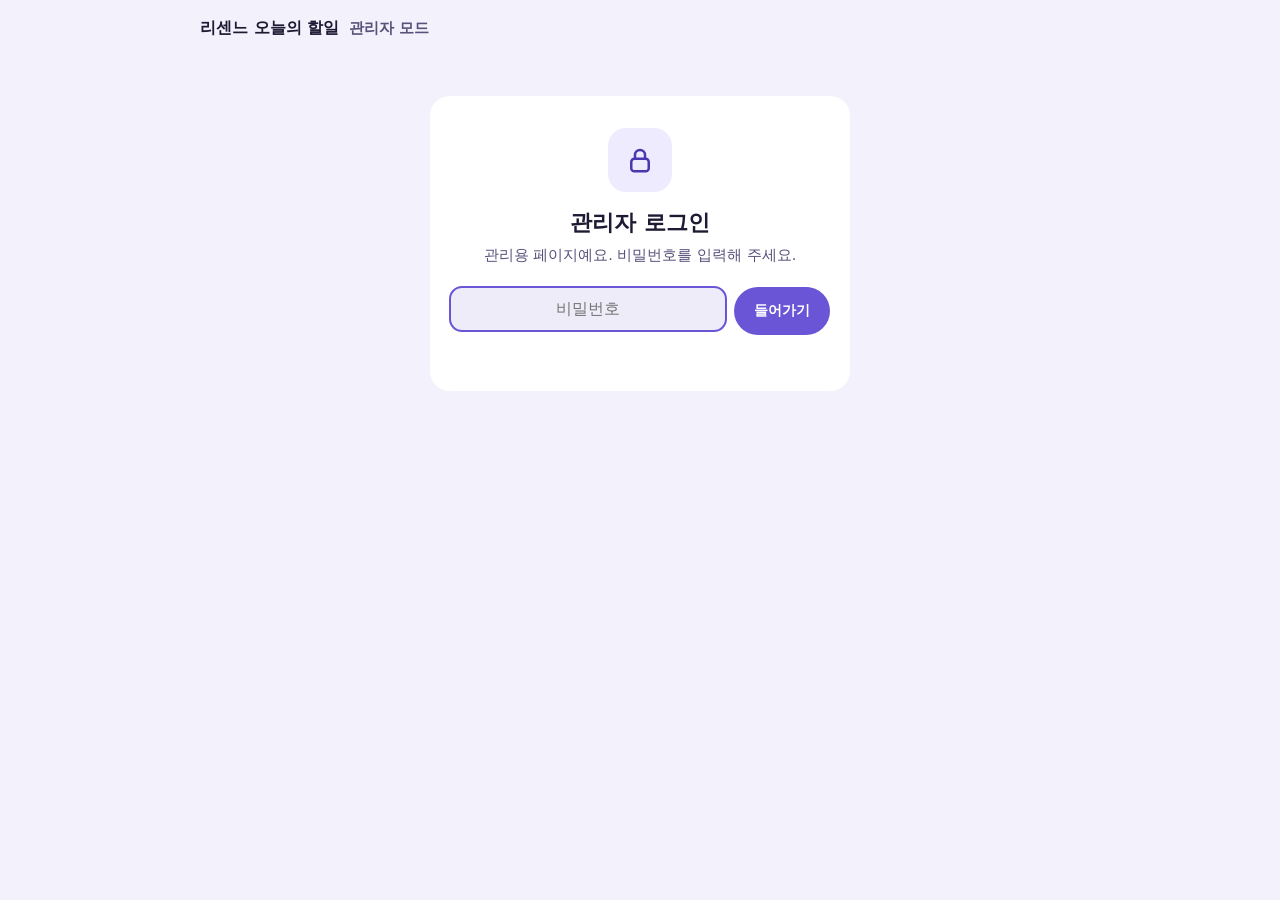
<file: admin/index.html>
<!doctype html>
<html lang="ko">
<head>
  <meta charset="utf-8">
  <!-- 안전장치: 이 사이트 파일과 아래 지문의 한 줄 스크립트만 실행돼요. 외부 글에 스크립트가 섞여 들어와도 실행되지 않아요.
       <head>의 한 줄 스크립트를 고치면 tools/check_structure.py가 알려 주는 새 지문으로 바꾸세요. -->
  <meta http-equiv="Content-Security-Policy" content="script-src 'self' 'sha256-HoBQl8sv/P4y+2wDG8FkRsduOLOqOkBc0eoqxTL75m4='; object-src 'none'; base-uri 'self'">
  <meta name="viewport" content="width=device-width, initial-scale=1, viewport-fit=cover">
  <meta name="robots" content="noindex, nofollow">
  <!-- 다크 모드를 스스로 지원한다고 알려서 삼성 인터넷 등이 화면을 억지로 어둡게 바꾸지 않게 -->
  <meta name="color-scheme" content="light dark">
  <meta name="theme-color" content="#f3f1fb" media="(prefers-color-scheme: light)">
  <meta name="theme-color" content="#15141d" media="(prefers-color-scheme: dark)">
  <title>관리자 모드 · 리센느 오늘의 할일</title>
  <link rel="icon" href="icon.svg" type="image/svg+xml">
  <!-- 홈 화면에 "리센느 관리자" 앱으로 따로 추가 → 새 공지 푸시 알림 (아이폰은 홈 화면 앱에서만 돼요) -->
  <link rel="manifest" href="manifest.webmanifest">
  <link rel="apple-touch-icon" href="icon-180.png">
  <meta name="apple-mobile-web-app-capable" content="yes">
  <meta name="apple-mobile-web-app-title" content="리센느 관리">
  <meta name="apple-mobile-web-app-status-bar-style" content="default">
  <script>(function () { var t = 'auto'; try { t = localStorage.getItem('rs-theme') || 'auto'; } catch (e) {} var d = t === 'dark' || (t !== 'light' && window.matchMedia && matchMedia('(prefers-color-scheme: dark)').matches); document.documentElement.setAttribute('data-theme', d ? 'dark' : 'light'); })();</script>
  <link rel="stylesheet" href="../style.css?v=333">
  <link rel="stylesheet" href="admin.css?v=333">
</head>
<body class="adm-body">
  <!-- 화면은 고정하고 이 안만 스크롤해요 (사이트 앱과 같은 방식) → 아이폰에서 아래 저장 줄이 스크롤 따라 밀려 올라가지 않아요 -->
  <div id="admScroll">
    <header class="adm-top">
      <div class="container adm-top-in">
        <a class="adm-home" href="../">리센느 오늘의 할일</a>
        <b>관리자 모드</b>
        <span class="adm-bell" id="admBell"></span>
        <button type="button" class="btn small" id="admOut" hidden>나가기</button>
      </div>
    </header>
    <main id="adm" class="container" aria-live="polite"></main>
  </div>
  <div class="toast" id="toast" role="status"></div>
  <script src="../shared/validation.js?v=333"></script>
  <script src="../shared/runtime.js?v=333"></script>
  <script src="../shared/records.js?v=333"></script>
  <script src="../shared/schedule.js?v=333"></script>
  <script src="../config.js?v=333"></script>
  <script src="admin.js?v=333"></script>
</body>
</html>
</file>
<file: style.css>
/* =========================================================
   리센느 오늘의 할일 — 디자인 규칙 (새로 만들 때도 이 규칙을 따라요)

   색
   - 라벤더 보라(--accent, B안 '라벤더 데이' 2026-11-05)는 누르는 것(버튼 · 선택된 탭 · 오늘 표시)과 맨 위 요약 카드에만.
   - 오늘 요약 카드(.hero)만 보라 그라데이션 면(--hero-a → --hero-b) + 흰 글씨 + 진행률 원. 다크에선 밝은 보라 면 대신
     바탕보다 한 단계 밝은 남보라로 낮추고 보라는 숫자 · 원에만 (사용자 요청: 다크에서 대비가 세면 눈이 피곤).
   - 상 묶음 색(음방 · MAMA · MMA · 퍼스트브랜드 · 기타)은 src/00-core.js의 GROUPS 한 곳에서 정해요.
     점 · 막대 · 작은 라벨에만 쓰고 글 바탕을 칠하지 않아요. 같은 묶음의 부문은 같은 색.
   - 연합팀은 색 없이 이름으로 구분해요. 일정 종류 7가지(SCH_TYPES)와 음방 7개(MC_COLOR)는
     각자 화면 안의 범례로만 써요.
   - 상태: 초록 = 진행 · 완료, 빨강(--hot) = 곧 끝남, 노랑 = 협의 중, 회색 = 끝남.
   모양
   - 둥글기: 카드 20px(--r-card) · 안쪽 칸 12px(--r-inner) · 작은 칩 8px(--r-chip) · 알약 버튼 999px.
   - 그림자는 떠 있는 것(창 · 알림 · 휴대폰 하단 메뉴)에만. 그라데이션은 요약 카드 한 곳만. 이모지 · 왼쪽 색 줄 없음.
   - 글씨: 제목 800 · 줄 제목 700 · 본문 400~600. 보조 글씨는 --muted, 더 옅은 건 --faint.
   다크 모드
   - JS가 <html data-theme="light|dark">를 늘 붙여요. 다크 규칙은 :root[data-theme="dark"] 한 벌만.
   ========================================================= */
:root {
  --ground: #f3f1fb;
  --surface: #ffffff;
  --raised: #efecfa;
  --active: #e4e0f6;
  --border: #e6e2f5;
  --rule: #efecfa;
  --control: #cdc6ea;
  --text: #1d1a33;
  --text-2: #34304f;
  --muted: #57527a;
  --faint: #6c6690;
  --accent: #6a55d6;
  --accent-hover: #5843c4;
  --accent-soft: #efebff;
  --accent-track: #d8d0fb;
  --accent-ink: #4a37b0;
  --on-accent: #ffffff;
  --positive: #1b7a4a;
  --negative: #d22030;
  --pill-positive-bg: #e3f6ea;
  --pill-positive-ink: #105c35;
  --pill-negative-bg: #ffeceb;
  --pill-negative-ink: #a3161f;
  --pill-warning-bg: #fff3d6;
  --pill-warning-ink: #7a3c00;
  --pill-neutral-bg: #efecfa;
  --pill-neutral-ink: #34304f;
  --hot: #d22030;
  --toast-bg: #1d1a33;
  --toast-ink: #ffffff;
  --ink-base: #000000;
  --ink-mix: 72%;
  --tint: 14%;
  --r-card: 20px;
  --r-inner: 12px;
  --r-chip: 8px;
  --tabbar-h: 62px;
  --sidebar: 232px;
  --font: "Pretendard Variable", Pretendard, -apple-system, BlinkMacSystemFont, "Apple SD Gothic Neo", "Malgun Gothic", system-ui, sans-serif;
  /* 오늘 요약 카드 면 (흰 글씨 대비 4.6:1 이상) */
  --hero-a: #5b46cc;
  --hero-b: #7462dc;
  --on-hero: #ffffff;
  color-scheme: light;
}
:root[data-theme="dark"] {
  /* 다크 색 기준 (v151): GitHub 'dimmed' · Material 다크 가이드처럼
     바탕은 완전 검정보다 한 단계 밝게, 글씨는 순백 대신 옅은 회백색, 포인트 색은 채도를 낮춰 형광 느낌을 없앰.
     글씨 대비는 본문 13:1 · 보조 6.5:1 · 포인트 4.7:1 이상 (WCAG AA) */
  --ground: #15141d;
  --surface: #1f1d2b;
  --raised: #282636;
  --active: #312f42;
  --border: #2e2c3e;
  --rule: #282636;
  --control: #4a4763;
  --text: #e9e7f3;
  --text-2: #cbc8de;
  --muted: #a5a1bf;
  --faint: #8d89a8;
  --accent: #9f8ff0;
  --accent-hover: #b0a2f4;
  --accent-soft: #262238;
  --accent-track: #362f55;
  --accent-ink: #c4b9fa;
  --on-accent: #140e33;
  --positive: #6cc191;
  --negative: #ee8b86;
  --pill-positive-bg: #1c2e24;
  --pill-positive-ink: #95d3ae;
  --pill-negative-bg: #35211f;
  --pill-negative-ink: #f2b3ae;
  --pill-warning-bg: #332a19;
  --pill-warning-ink: #e9c98a;
  --pill-neutral-bg: #282636;
  --pill-neutral-ink: #cbc8de;
  --hot: #ee8b86;
  --toast-bg: #e9e7f3;
  --toast-ink: #191f28;
  --ink-base: #ffffff;
  --ink-mix: 55%;
  --tint: 22%;
  /* 다크는 밝은 보라 면 대신 바탕보다 한 단계 밝은 남보라 (눈부심 줄이기) */
  --hero-a: #2a2640;
  --hero-b: #221f34;
  --on-hero: #e9e7f3;
  color-scheme: dark;
}
* { box-sizing: border-box; }
html { -webkit-text-size-adjust: 100%; -webkit-tap-highlight-color: transparent; }
body {
  margin: 0;
  background: var(--ground);
  color: var(--text);
  font-family: var(--font);
  font-size: 16px;
  line-height: 1.5;
  padding-bottom: calc(var(--tabbar-h) + env(safe-area-inset-bottom) + 28px);
  word-break: keep-all;
  overflow-wrap: anywhere;
}
a { color: var(--accent-ink); }
button { font: inherit; color: inherit; }
.num { font-variant-numeric: tabular-nums; }
:focus-visible { outline: 2px solid var(--accent); outline-offset: 2px; border-radius: 6px; }
.container { max-width: 720px; margin: 0 auto; padding: 0 16px; }
.muted { color: var(--muted); font-size: 14px; }
.sep { font-style: normal; margin: 0 6px; color: var(--control); }
/* ---------- 상단 ---------- */
.topbar { position: sticky; top: 0; z-index: 10; background: var(--ground); }
.topbar-inner {
  max-width: 720px;
  margin: 0 auto;
  height: 52px;
  padding: 0 16px;
  display: flex;
  align-items: center;
  justify-content: space-between;
  gap: 12px;
}
.brand {
  display: inline-flex;
  align-items: center;
  gap: 9px;
  font-weight: 700;
  font-size: 18px;
  color: var(--text);
  text-decoration: none;
  letter-spacing: -.01em;
  white-space: nowrap;
}
.mark { width: 26px; height: 26px; border-radius: 8px; flex: none; display: block; }
/* 폭이 좁거나 글씨를 키우면 이름을 줄여서 오른쪽 버튼이 잘리지 않게 */
.brand { min-width: 0; }
#siteTitle { overflow: hidden; text-overflow: ellipsis; }
.top-actions { display: flex; align-items: center; gap: 8px; flex: none; }
.icon-btn {
  min-width: 44px;
  height: 44px;
  padding: 0 10px;
  display: grid;
  place-items: center;
  flex: none;
  border: 0;
  border-radius: 999px;
  background: var(--surface);
  cursor: pointer;
  color: var(--muted);
  font-size: 14px;
  font-weight: 600;
}
@media (hover: hover) and (pointer: fine) {
  .icon-btn:hover { color: var(--text); background: var(--active); }
}
.icon-btn.spin svg { animation: spin .8s linear infinite; }
@keyframes spin { to { transform: rotate(360deg); } }
.notice {
  max-width: 720px;
  margin: 8px auto 0;
  padding: 12px 16px;
  font-size: 14px;
  border-radius: var(--r-inner);
  background: var(--pill-warning-bg);
  color: var(--pill-warning-ink);
  width: calc(100% - 32px);
}
/* ---------- 하단 메뉴 (휴대폰) ---------- */
.tabbar {
  position: fixed;
  left: 0;
  right: 0;
  bottom: 0;
  z-index: 20;
  display: grid;
  grid-template-columns: repeat(5, 1fr);
  height: calc(var(--tabbar-h) + env(safe-area-inset-bottom));
  padding-bottom: env(safe-area-inset-bottom);
  background: var(--surface);
  border-top: 1px solid var(--border);
}
.tabbar a {
  display: flex;
  flex-direction: column;
  align-items: center;
  justify-content: center;
  gap: 3px;
  text-decoration: none;
  color: var(--muted);
  font-size: 12px;
  font-weight: 600;
}
.tabbar svg {
  width: 23px;
  height: 23px;
  fill: none;
  stroke: currentColor;
  stroke-width: 1.7;
  stroke-linecap: round;
  stroke-linejoin: round;
}
.tabbar a.active { color: var(--text); }
.tabbar a.active svg { stroke: var(--accent); }
.tabbar a.active { font-weight: 700; }
/* ---------- 데스크톱: 왼쪽 메뉴 고정, 내용은 남은 공간 가운데 ---------- */
@media (min-width: 1024px) {
  :root { --content: 1080px; --side-gap: max(40px, calc((100vw - var(--sidebar) - var(--content)) / 2)); }
  body { padding-bottom: 48px; }
  .topbar { position: fixed; left: 0; top: 0; width: var(--sidebar); }
  /* 메뉴 폭(232px)에 이름 + 버튼 3개가 한 줄로 안 들어가서, 버튼은 이름 아래 줄로 */
  .topbar-inner { height: 112px; padding: 0 12px 0 22px; flex-wrap: wrap; align-content: center; justify-content: flex-start; row-gap: 14px; }
  .top-actions { margin-left: -6px; }
  .brand { font-size: 15px; }
  .topbar .icon-btn { min-width: 34px; height: 34px; padding: 0; }
  .tabbar {
    top: 112px;
    bottom: auto;
    right: auto;
    width: var(--sidebar);
    height: auto;
    display: flex;
    flex-direction: column;
    gap: 2px;
    padding: 8px 12px;
    background: var(--ground);
    border-top: 0;
  }
  .tabbar a {
    flex-direction: row;
    justify-content: flex-start;
    gap: 10px;
    height: 40px;
    padding: 0 12px;
    border-radius: var(--r-inner);
    font-size: 15px;
    font-weight: 500;
  }
  .tabbar svg { width: 18px; height: 18px; }
  .tabbar a:hover { color: var(--text); }
  .tabbar a.active { background: var(--surface); color: var(--text); font-weight: 600; }
  .container, .notice { max-width: none; width: auto; padding: 0; margin-left: calc(var(--sidebar) + var(--side-gap)); margin-right: var(--side-gap); }
  .notice { margin-top: 24px; }
}
/* ---------- 공통 ---------- */
.card { background: var(--surface); border-radius: var(--r-card); }
.page-head { padding: 6px 4px 8px; }
.page-head h1 { margin: 0; font-size: 26px; font-weight: 700; letter-spacing: -.02em; line-height: 1.3; }
.page-head p { margin: 4px 0 0; color: var(--muted); font-size: 15px; }
.section-title { display: flex; align-items: center; gap: 8px; font-size: 20px; margin: 28px 4px 12px; letter-spacing: -.01em; }
.empty { text-align: center; color: var(--muted); padding: 28px 16px; font-size: 15px; }
.empty strong { display: block; color: var(--text); font-size: 16px; margin-bottom: 4px; }
.loading { color: var(--muted); padding: 40px 0; text-align: center; }
@media (min-width: 1024px) {
  .page-head { padding-top: 22px; }
  .page-head h1 { font-size: 28px; }
}
.tag {
  display: inline-flex;
  align-items: center;
  gap: 6px;
  flex: none;
  font-size: 13px;
  font-weight: 600;
  color: var(--pill-neutral-ink);
  background: var(--pill-neutral-bg);
  padding: 3px 9px;
  border-radius: var(--r-chip);
  white-space: nowrap;
}
.dot { width: 8px; height: 8px; border-radius: 50%; background: var(--c, var(--accent)); flex: none; display: inline-block; }
.btn {
  display: inline-flex;
  align-items: center;
  justify-content: center;
  gap: 6px;
  height: 40px;
  padding: 0 16px;
  border-radius: 999px;
  font-size: 14px;
  font-weight: 600;
  text-decoration: none;
  cursor: pointer;
  white-space: nowrap;
  border: 0;
  background: var(--raised);
  color: var(--text);
  transition: background-color .12s, transform .08s;
}
@media (hover: hover) and (pointer: fine) {
  .btn:hover { background: var(--active); }
}
.btn:active { transform: scale(.98); }
.btn:disabled { opacity: .45; cursor: not-allowed; transform: none; }
.btn.primary { background: var(--accent); color: var(--on-accent); }
@media (hover: hover) and (pointer: fine) {
  .btn.primary:hover { background: var(--accent-hover); }
}
.btn.small { height: 36px; padding: 0 14px; font-size: 14px; }
.btn.proof { background: var(--surface); outline: 1px solid var(--control); outline-offset: -1px; }
@media (hover: hover) and (pointer: fine) {
  .btn.proof:hover { background: var(--raised); }
}
.btn.proof.tw { background: var(--text); color: var(--surface); outline: 0; }
/* ---------- 오늘: 요약 카드 ---------- */
.hero-date { margin: 0; font-weight: 600; color: var(--muted); }
.hero-title { margin: 4px 0 0; font-weight: 700; letter-spacing: -.02em; line-height: 1.35; }
.hero-title b { font-weight: 700; color: var(--accent-ink); margin: 0 1px; letter-spacing: -.02em; }
.next-task { border: 0; background: transparent; color: inherit; font: inherit; letter-spacing: inherit; text-align: start; padding: 0; min-height: 44px; cursor: pointer; }
.next-task span { font-size: .8em; }
.next-task:focus-visible { outline-color: currentColor; }
.hero-find { margin: 14px 0 0; border-top: 1px solid var(--rule); }
.hero-find { display: flex; color: var(--text-2); }
.hero-find b { color: var(--hot); font-weight: 700; display: inline-block; }
.find-k { font-weight: 700; color: var(--muted); }
.find-i { font-weight: 600; }
/* 도구 */
.tools { margin-top: 12px; }
/* MAMA / MMA / 기타 타일 (옅은 색 + 같은 색의 진한 글자) */
/* 줄 것 / 받을 것 전환 */
.seg {
  display: inline-grid;
  grid-auto-flow: column;
  grid-auto-columns: 1fr;
  background: var(--active);
  border-radius: 999px;
  padding: 4px;
  margin-bottom: 12px;
}
.seg button {
  border: 0;
  background: transparent;
  height: 38px;
  padding: 0 18px;
  border-radius: 999px;
  font-weight: 600;
  font-size: 15px;
  color: var(--muted);
  cursor: pointer;
  display: inline-flex;
  align-items: center;
  justify-content: center;
  gap: 6px;
}
.seg button.on { background: var(--surface); color: var(--text); }
@media (max-width: 560px) {
  .seg { display: grid; }
}
.kind-seg { position: sticky; top: 56px; z-index: 5; margin: 20px 0 4px; box-shadow: 0 0 0 6px var(--ground); }
/* taste-skill-ignore: 붙어 있는 막대 뒤 바탕 가림 */
.seg-n {
  font-style: normal;
  font-size: 13px;
  font-weight: 700;
  min-width: 22px;
  height: 22px;
  line-height: 22px;
  padding: 0 7px;
  border-radius: 999px;
  background: var(--raised);
  color: var(--muted);
  text-align: center;
  font-variant-numeric: tabular-nums;
}
.kind-seg button.give.on .seg-n { background: var(--accent-soft); color: var(--accent-ink); }
/* 좁은 화면에서만 줄 것/받을 것 중 하나를 보여 줌 (넓으면 두 칸 다) */
@media (max-width: 1099.98px) {
  .day-cols.show-give .day-col.get, .day-cols.show-get .day-col.give { display: none; }
}
.col-title { display: none; }
@media (min-width: 1100px) {
  .kind-seg:has(+ .day-cols), .kind-seg:has(~ .ally) { display: none; }
  .day-cols { display: grid; grid-template-columns: minmax(0, 1fr) minmax(0, .85fr); gap: 24px; align-items: start; margin-top: 8px; }
  .col-title {
    display: flex;
    flex-wrap: wrap;
    align-items: baseline;
    gap: 8px;
    margin: 24px 4px 0;
    font-size: 20px;
    font-weight: 700;
    letter-spacing: -.01em;
  }
  .col-title .num { color: var(--muted); font-weight: 600; font-size: 15px; }
  .col-title small { flex-basis: 100%; font-size: 14px; font-weight: 500; color: var(--muted); }
}
/* ---------- 묶음별 목록 (흰 카드 안의 줄) ---------- */
.group-head { display: flex; align-items: center; justify-content: space-between; margin: 0 4px 8px; }
.gname { display: inline-flex; align-items: center; gap: 8px; font-weight: 700; letter-spacing: -.01em; }
.gname::before { content: ""; width: 10px; height: 10px; border-radius: 50%; background: var(--cc); }
.gcount { font-size: 14px; font-weight: 600; color: var(--muted); }
.rows { list-style: none; margin: 0; padding: 4px 0; background: var(--surface); border-radius: var(--r-card); }
.row + .row { border-top: 1px solid var(--rule); }
.row-main { display: flex; align-items: center; gap: 12px; padding: 12px 12px 12px 16px; }
.check {
  position: relative;
  flex: none;
  width: 28px;
  height: 28px;
  border-radius: 50%;
  padding: 0;
  cursor: pointer;
  border: 2px solid var(--control);
  background: var(--surface);
  display: grid;
  place-items: center;
  transition: background-color .15s, border-color .15s, transform .1s;
}
.check::before { content: ''; position: absolute; width: 44px; height: 44px; top: 50%; left: 50%; transform: translate(-50%, -50%); }
@media (hover: hover) and (pointer: fine) {
  .check:hover { border-color: var(--accent); }
}
.check:active { transform: scale(.9); }
.check svg { width: 15px; height: 15px; stroke: var(--on-accent); stroke-width: 3.2; fill: none; opacity: 0; }
.row.done .check { background: var(--accent); border-color: var(--accent); }
.row.done .check svg { opacity: 1; }
.row-head {
  flex: 1;
  min-width: 0;
  display: flex;
  align-items: center;
  gap: 10px;
  border: 0;
  background: none;
  padding: 4px 0;
  text-align: left;
  cursor: pointer;
}
.row-text { flex: 1; min-width: 0; display: flex; flex-direction: column; gap: 2px; }
.row-title { font-size: 16px; font-weight: 600; line-height: 1.4; letter-spacing: -.01em; }
.row-sub { display: flex; align-items: center; flex-wrap: wrap; font-size: 14px; color: var(--muted); line-height: 1.45; }
.row-sub .dot { margin-right: 6px; width: 7px; height: 7px; }
.row.done .row-title { color: var(--muted); text-decoration: line-through; }
.row-end { flex: none; font-size: 13px; color: var(--muted); text-align: right; white-space: nowrap; }
.row-end b { margin-right: 1px; }
.row-end.hot, .row-end.hot b { color: var(--hot); font-weight: 700; }
.row-end.new { color: var(--accent-ink); font-weight: 700; }
.chev { flex: none; width: 16px; height: 16px; color: var(--muted); transition: transform .15s; }
.row.open .chev { transform: rotate(180deg); }
.row-more { padding: 0 16px 16px 56px; }
.row.get .row-more { padding-left: 60px; }
.avatar {
  flex: none;
  width: 32px;
  height: 32px;
  border-radius: 50%;
  display: grid;
  place-items: center;
  font-size: 13px;
  font-weight: 700;
  background: var(--raised);
  color: var(--muted);
}
/* 펼친 내용 */
.chips-row { display: flex; flex-direction: column; align-items: flex-start; gap: 6px; }
.meta {
  margin: 0;
  font-size: 14px;
  color: var(--muted);
  display: flex;
  flex-wrap: wrap;
  align-items: center;
  line-height: 1.6;
}
.task-memo { margin: 8px 0 0; font-size: 14px; color: var(--muted); line-height: 1.6; }
.hashtags { display: flex; flex-wrap: wrap; gap: 6px; margin-top: 12px; }
.hashtag {
  border: 0;
  background: var(--raised);
  color: var(--text);
  font-size: 13px;
  font-weight: 600;
  padding: 6px 10px;
  border-radius: var(--r-chip);
  cursor: pointer;
}
@media (hover: hover) and (pointer: fine) {
  .hashtag:hover { background: var(--active); }
}
.task-actions { display: flex; gap: 8px; flex-wrap: wrap; margin-top: 14px; }
.proof-block { margin-top: 14px; padding: 14px; border-radius: var(--r-inner); background: var(--raised); }
.proof-block p { margin: 0; font-size: 14px; color: var(--muted); line-height: 1.6; }
.proof-block p b { color: var(--text); margin-right: 6px; }
.proof-actions { display: flex; flex-wrap: wrap; gap: 6px; margin-top: 10px; }
.proof-block .proof-alt { margin: 12px 0 0; font-size: 13px; font-weight: 600; }
/* 투표 종류 배지 (기간표·연합·가이드) */
.camp {
  display: inline-flex;
  align-items: center;
  gap: 6px;
  flex: none;
  white-space: nowrap;
  font-size: 13px;
  font-weight: 700;
  padding: 3px 9px;
  border-radius: var(--r-chip);
  color: var(--text-2);
  background: var(--raised);
}
.camp.sm { font-size: 12px; padding: 2px 7px; }
.camp-dot { width: 8px; height: 8px; border-radius: 50%; background: var(--cc); flex: none; }
.kind {
  display: inline-flex;
  align-items: center;
  flex: none;
  font-size: 12px;
  font-weight: 700;
  padding: 2px 8px;
  border-radius: var(--r-chip);
  white-space: nowrap;
}
.kind.give { background: var(--accent-soft); color: var(--accent-ink); }
.kind.get { background: var(--pill-neutral-bg); color: var(--pill-neutral-ink); }
.kind.self { background: var(--raised); color: var(--muted); }
/* 다가오는 일정 */
.card.list { padding: 4px 16px; }
.list-row { display: flex; align-items: center; gap: 12px; min-height: 56px; padding: 10px 0; font-size: 15px; }
.list-row + .list-row { border-top: 1px solid var(--rule); }
.list-date { flex: none; min-width: 58px; white-space: nowrap; font-weight: 700; font-size: 14px; font-variant-numeric: tabular-nums; }
.list-body { flex: 1; min-width: 0; display: flex; flex-direction: column; line-height: 1.4; }
.list-body small { font-size: 13px; color: var(--muted); }
.status { font-size: 13px; font-weight: 700; padding: 3px 9px; border-radius: var(--r-chip); white-space: nowrap; flex: none; }
.status.live { background: var(--pill-positive-bg); color: var(--pill-positive-ink); }
.status.soon { background: var(--accent-soft); color: var(--accent-ink); }
.status.end { background: var(--pill-neutral-bg); color: var(--muted); }
.status.tbd { background: var(--pill-warning-bg); color: var(--pill-warning-ink); }
/* ---------- 달력·기간표 ---------- */
.cal-head { display: flex; align-items: center; justify-content: space-between; padding: 6px 4px 12px; }
.cal-head h1 { margin: 0; font-size: 26px; font-weight: 700; letter-spacing: -.02em; }
@media (min-width: 1024px) {
  .cal-head { padding-top: 22px; }
  .cal-head h1 { font-size: 28px; }
}
.cal-nav { display: flex; gap: 6px; }
.cal-nav .btn { background: var(--surface); }
/* ---------- 연합 ---------- */
.ally + .ally { margin-top: 12px; }
/* ---------- 가이드 ---------- */
.filter { display: flex; gap: 6px; overflow-x: auto; padding: 2px 0 4px; margin: 16px 0 12px; scrollbar-width: none; }
.filter button {
  flex: none;
  height: 36px;
  border: 0;
  background: var(--surface);
  border-radius: 999px;
  padding: 0 14px;
  font-size: 14px;
  font-weight: 600;
  cursor: pointer;
  color: var(--muted);
}
.filter button.on { background: var(--text); color: var(--surface); }
.guides .guide + .guide { margin-top: 12px; }
@media (min-width: 1100px) {
  .guides { columns: 2; column-gap: 12px; }
  .guides .guide { break-inside: avoid; margin: 0 0 12px; }
  .guides .guide + .guide { margin-top: 0; }
}
.guide { padding: 20px; scroll-margin-top: 72px; }
.guide.flash { animation: flash 1.6s ease-out; }
@keyframes flash { 0%, 40% { outline: 3px solid var(--accent); } 100% { outline: 3px solid transparent; } }
.guide h2 { margin: 0; font-size: 20px; font-weight: 700; }
.guide .where { margin: 6px 0 0; font-size: 15px; color: var(--muted); }
.guide h3 { font-size: 14px; font-weight: 700; margin: 18px 0 8px; }
.steps { margin: 0; padding: 0; list-style: none; counter-reset: s; }
.steps li { counter-increment: s; position: relative; padding-left: 32px; margin-bottom: 9px; font-size: 15px; line-height: 1.55; }
.steps li::before {
  content: counter(s);
  position: absolute;
  left: 0;
  top: 1px;
  width: 22px;
  height: 22px;
  border-radius: 50%;
  background: var(--accent-soft);
  color: var(--accent-ink);
  font-size: 12px;
  font-weight: 700;
  display: grid;
  place-items: center;
}
.caution { margin-top: 12px; font-size: 14px; color: var(--pill-warning-ink); }
.caution::before { content: "주의 · "; font-weight: 700; }
.using { margin: 0; padding: 0; list-style: none; font-size: 14px; }
.using li { display: flex; flex-wrap: wrap; align-items: center; gap: 6px; padding: 5px 0; }
.updated { text-align: center; font-size: 13px; color: var(--muted); margin: 36px 0 4px; }
.disclaimer { text-align: center; font-size: 13px; color: var(--muted); line-height: 1.6; margin: 0 0 12px; }
/* ---------- 떠 있는 것: 알림·창 ---------- */
.toast {
  position: fixed;
  left: 50%;
  bottom: calc(var(--tabbar-h) + env(safe-area-inset-bottom) + 16px);
  transform: translate(-50%, 8px);
  opacity: 0;
  pointer-events: none;
  transition: .18s;
  background: var(--toast-bg);
  color: var(--toast-ink);
  font-size: 14px;
  font-weight: 600;
  padding: 10px 16px;
  border-radius: 999px;
  z-index: 30;
  max-width: calc(100% - 32px);
  text-align: center;
  box-shadow: 0 6px 20px rgba(0, 0, 0, .18);
}
.toast.show { opacity: 1; transform: translate(-50%, 0); }
@media (min-width: 1024px) {
  .toast { bottom: 32px; left: calc(var(--sidebar) + (100vw - var(--sidebar)) / 2); }
}
.modal {
  position: fixed;
  inset: 0;
  z-index: 40;
  display: none;
  align-items: flex-end;
  justify-content: center;
  background: rgba(12, 8, 10, .45);
}
.modal.show { display: flex; }
.modal-box {
  width: 100%;
  max-width: 520px;
  max-height: 92vh;
  overflow-y: auto;
  background: var(--surface);
  border-radius: 24px 24px 0 0;
  padding: 20px 20px calc(24px + env(safe-area-inset-bottom));
  box-shadow: 0 -8px 32px rgba(0, 0, 0, .2);
}
@media (min-width: 760px) {
  .modal { align-items: center; }
  .modal-box { border-radius: 24px; }
}
.modal-head { display: flex; justify-content: space-between; align-items: center; gap: 12px; }
.modal-head h2 { margin: 0; font-size: 20px; font-weight: 700; }
.modal-head .icon-btn { background: var(--raised); }
.modal-box > .muted { margin: 8px 0 16px; display: block; }
.sban-body { margin-top: 12px; font-size: 15px; color: var(--muted); line-height: 1.6; }
.sban-body p { margin: 0 0 10px; }
.sban-body ul { margin: 0 0 12px; padding-left: 18px; color: var(--text); }
.sban-body .btn { margin-top: 6px; }
.install-body { margin-top: 14px; }
.install-body img { border-radius: 14px; display: block; margin-bottom: 14px; }
.install-body p { font-size: 15px; }
.field { display: flex; flex-direction: column; gap: 6px; font-size: 14px; font-weight: 600; }
.field input {
  font: inherit;
  font-size: 16px;
  font-weight: 500;
  height: 46px;
  padding: 0 14px;
  border-radius: var(--r-inner);
  border: 1px solid var(--control);
  background: var(--surface);
  color: var(--text);
}
.drop {
  display: flex;
  flex-direction: column;
  align-items: center;
  gap: 4px;
  margin-top: 14px;
  padding: 20px 12px;
  border: 1px dashed var(--control);
  border-radius: 16px;
  cursor: pointer;
  text-align: center;
}
@media (hover: hover) and (pointer: fine) {
  .drop:hover { background: var(--raised); }
}
.drop span { font-weight: 700; color: var(--accent-ink); }
.drop small { font-size: 13px; color: var(--muted); }
.wm-out { margin-top: 14px; }
.wm-out img { display: block; width: 100%; border-radius: var(--r-inner); }
@media (prefers-reduced-motion: reduce) {
  *, *::before, *::after { transition: none !important; animation: none !important; }
}
/* 서치밴 확인 창 */
.sban-h { margin: 18px 0 8px; font-size: 15px; font-weight: 700; color: var(--text); }
.handle-row { display: flex; gap: 8px; align-items: center; flex-wrap: wrap; }
.handle-field {
  flex: 1 1 200px;
  display: flex;
  align-items: center;
  gap: 4px;
  height: 46px;
  padding: 0 14px;
  border-radius: 999px;
  border: 1px solid var(--control);
  background: var(--surface);
}
.handle-field span { color: var(--muted); font-weight: 700; }
.handle-field input {
  flex: 1;
  min-width: 0;
  border: 0;
  outline: 0;
  background: transparent;
  font: inherit;
  font-size: 16px;
  color: var(--text);
}
.handle-field:focus-within { border-color: var(--accent); }
.handle-row .btn { height: 46px; }
.sban-body .handle-help { margin: 8px 4px 0; font-size: 13px; color: var(--muted); }
.sban-body .handle-help.err { color: var(--negative); font-weight: 600; }
.proof-block .btn:not(.tw):not(.proof) { background: var(--surface); }
@media (hover: hover) and (pointer: fine) {
  .proof-block .btn:not(.tw):not(.proof):hover { background: var(--active); }
}
/* 화면 모드 버튼: 지금 모드의 그림만 */
.theme-btn svg { display: none; }
.theme-btn[data-mode="auto"] .i-auto, .theme-btn[data-mode="light"] .i-light, .theme-btn[data-mode="dark"] .i-dark { display: block; }
@media (min-width: 1024px) {
  .top-actions { gap: 4px; }
}
/* ---------- 기간표: 한 줄 간트 (막대 색 = MAMA / MMA / 기타) ---------- */
.tl { padding: 14px 14px 8px; }
@media (min-width: 1024px) {
  .tl { padding: 20px 24px 12px; }
}
.tl-head { display: flex; align-items: center; justify-content: space-between; flex-wrap: wrap; gap: 6px 12px; margin: 0 2px 10px; }
.tl-count { margin: 0; font-size: 14px; font-weight: 600; color: var(--muted); }
.tl-count b { color: var(--text); font-size: 15px; }
.tl-legend {
  margin: 0;
  display: flex;
  flex-wrap: wrap;
  gap: 4px 12px;
  font-size: 13px;
  color: var(--text-2);
  font-weight: 600;
}
.tl-legend span { display: inline-flex; align-items: center; gap: 5px; }
.tl-legend i { width: 16px; height: 9px; border-radius: 3px; background: var(--g); }
.tl-scale { display: grid; grid-template-columns: var(--lab) 1fr; }
.tl-ticks { position: relative; height: 18px; font-size: 12px; color: var(--muted); font-variant-numeric: tabular-nums; }
.tl-ticks span { position: absolute; top: 0; white-space: nowrap; }
.tl-body { position: relative; }
.tl-guide { position: absolute; top: 0; bottom: 0; width: 1px; background: var(--rule); }
.tl-today {
  position: absolute;
  top: -6px;
  bottom: 0;
  width: 2px;
  margin-left: -1px;
  background: var(--text);
  z-index: 2;
  border-radius: 1px;
}
.tl-row { position: relative; display: grid; grid-template-columns: var(--lab) 1fr; align-items: center; }
.tl-row + .tl-row { border-top: 1px solid var(--rule); }
.tl-label { min-width: 0; padding-right: 10px; display: flex; flex-direction: column; }
.tl-label b {
  display: flex;
  align-items: center;
  gap: 6px;
  font-size: 14px;
  font-weight: 700;
  white-space: nowrap;
  overflow: hidden;
  text-overflow: ellipsis;
}
.tl-label b .dot { width: 7px; height: 7px; }
.tl-label span { padding-left: 13px; font-size: 12px; color: var(--muted); white-space: nowrap; overflow: hidden; text-overflow: ellipsis; }
.tl-title { font-style: normal; display: none; }
@media (min-width: 1024px) {
  .tl-title { display: inline; }
  .tl-label b { font-size: 15px; }
  .tl-label span { font-size: 13px; }
}
.tl-lane { position: relative; height: 24px; }
.tl-bar { position: absolute; top: 0; height: 24px; border-radius: 6px; background: var(--g); z-index: 1; }
.tl-bar.open-l { border-top-left-radius: 0; border-bottom-left-radius: 0; }
.tl-bar.open-r { border-top-right-radius: 0; border-bottom-right-radius: 0; }
.st-soon .tl-bar { background: color-mix(in srgb, var(--g) 25%, var(--surface)); }
.st-end .tl-bar { opacity: .35; }
.st-end .tl-label { opacity: .6; }
.tl-per { top: 0; z-index: 3; font-variant-numeric: tabular-nums; }
.tl-per.in { color: #fff; padding: 0 7px; overflow: hidden; text-overflow: ellipsis; }
.st-soon .tl-per.in { color: var(--text); }
/* 기간표 위 조작 한 줄 */
.cal-controls { display: grid; grid-template-columns: auto 1fr; gap: 8px; margin: 0 0 12px; align-items: center; }
.cal-controls .seg { margin: 0; }
.cal-controls .kind-seg { position: static; box-shadow: none; display: grid; }
.cal-controls .seg button { padding: 0 12px; height: 36px; font-size: 14px; }
@media (max-width: 560px) {
  .cal-controls .seg-long { display: none; }
}
@media (min-width: 1100px) {
  .cal-controls { grid-template-columns: auto auto; justify-content: start; }
  .cal-controls .kind-seg { display: inline-grid; }
}
/* 시작 전 = 점선 테두리 + 옅은 면, 끝남 = 흐리게 */
.st-soon .tl-bar { background: color-mix(in srgb, var(--g) 16%, var(--surface)); border: 1.5px dashed var(--g); }
.tl-legend i.lg-soon { background: var(--surface); border: 1.5px dashed var(--g); }
.tl-legend i.lg-end { background: var(--g); opacity: .3; }
/* 눈금 글자: 가운데 맞춤, 첫 칸은 왼쪽, 마지막은 오른쪽으로 */
.tl-ticks span { transform: translateX(-50%); }
.tl-ticks span:first-child { transform: none; }
.tl-ticks span:last-child { transform: translateX(-85%); }
/* 줄 높이 조금 줄임 */
.tl-row { min-height: 44px; padding: 3px 0; }
.tl-label { line-height: 1.25; }
/* 기간표: 날짜는 늘 오른쪽 고정 칸, 자체는 아래 따로 */
.tl { --lab: 100px; --per: 70px; }
@media (min-width: 1024px) {
  .tl { --lab: 300px; --per: 104px; }
}
.tl-scale, .tl-row { grid-template-columns: var(--lab) 1fr var(--per); }
.tl-per {
  position: static;
  height: auto;
  line-height: 1.3;
  padding-left: 8px;
  text-align: right;
  font-size: 12px;
  font-weight: 600;
  color: var(--text-2);
  white-space: nowrap;
}
.tl-per-h { text-align: right; font-size: 12px; color: var(--muted); }
@media (min-width: 1024px) {
  .tl-per { font-size: 13px; }
}
.st-end .tl-per { opacity: .6; }
.tl-sub {
  display: flex;
  align-items: center;
  gap: 6px;
  margin: 14px 2px 4px;
  padding-top: 12px;
  border-top: 1px solid var(--border);
  font-size: 14px;
  font-weight: 700;
  color: var(--text);
}
.tl-sub .num { color: var(--muted); font-weight: 600; }
@media (max-width: 1023px) {
  .tl { --lab: 94px; --per: 76px; padding: 14px 12px 8px; }
  .tl-per { font-size: 12px; padding-left: 6px; }
}
/* =========================================================
   점검 1~4 반영: 휴대폰 첫 화면 압축, 오른쪽에 하루 양, 칩
   ========================================================= */
/* 요약 카드 작게 */
.hero { padding: 16px 18px; margin-top: 4px; }
.hero-date { font-size: 13px; }
.hero-title { font-size: 20px; margin-top: 2px; }
.hero-title b { font-size: 28px; }
.hero-find {
  flex-direction: row;
  flex-wrap: wrap;
  align-items: baseline;
  gap: 2px 12px;
  margin-top: 10px;
  padding-top: 10px;
  font-size: 14px;
}
.find-k { font-size: 13px; }
.find-i { font-size: 14px; }
.hero-find b { min-width: 0; margin-right: 4px; }
@media (min-width: 1024px) {
  .hero { padding: 22px 26px; margin-top: 22px; }
  .hero-title { font-size: 22px; }
  .hero-title b { font-size: 30px; }
}
/* 도구·필터: 한 줄 칩, 넘치면 옆으로 밀기 */
.filter-chips { display: flex; gap: 8px; overflow-x: auto; scrollbar-width: none; padding: 2px 0; margin-top: 10px; }
.filter-chips::-webkit-scrollbar { display: none; }
.fchip {
  flex: none;
  display: inline-flex;
  align-items: center;
  gap: 6px;
  height: 36px;
  padding: 0 14px;
  border: 0;
  border-radius: 999px;
  background: var(--surface);
  color: var(--text-2);
  font-size: 14px;
  font-weight: 600;
  cursor: pointer;
  white-space: nowrap;
  transition: background-color .12s;
  position: relative;
}
/* 보이는 높이는 36px 그대로, 누르는 영역만 44px */
.fchip::after, .filter button::after { content: ""; position: absolute; inset: -4px 0; }
.filter button { position: relative; }
@media (hover: hover) and (pointer: fine) {
  .fchip:hover { background: var(--active); }
}
.fchip.on { background: var(--text); color: var(--surface); }
.fchip.on .dot { box-shadow: 0 0 0 2px var(--surface); }
/* taste-skill-ignore: 점 테두리 */
.filter-chips { margin-top: 14px; }
.kind-seg { margin-top: 12px; }
.group { margin-top: 14px; }
.group-head { margin-bottom: 6px; }
.gname { font-size: 16px; }
/* 목록 오른쪽: 하루 양 + 곧 끝남 표시 */
.row-end { display: flex; flex-direction: column; align-items: flex-end; gap: 2px; line-height: 1.25; }
.row-end b { font-size: 14px; font-weight: 700; color: var(--text-2); margin: 0; }
.flag { font-style: normal; font-size: 12px; font-weight: 700; color: var(--muted); }
.flag.hot { color: var(--hot); }
.flag.new { color: var(--accent-ink); }
/* 체크 버튼이 다른 줄 높이를 밀지 않게 */
.row-main { padding-top: 10px; padding-bottom: 10px; }
/* =========================================================
   점검 6~10 반영
   ========================================================= */
/* 7. 정보 기준일 */
.hero-date { display: flex; justify-content: space-between; align-items: baseline; gap: 8px; flex-wrap: wrap; }
.upd { font-size: 13px; font-weight: 600; color: var(--muted); background: var(--raised); padding: 2px 8px; border-radius: 8px; }
/* 8. 연합: 접힌 카드 */
.ally { padding: 0; overflow: hidden; }
.ally.open .chev { transform: rotate(180deg); }
.fchip .num { font-weight: 700; opacity: .7; }
/* 9. 가이드: 캡처 체크리스트 */
/* 연합 펼친 내용: 회색 칸 없이 흰 바탕, 줄 것/받을 것은 구분선으로 */
/* 눌렀을 때 잠깐 생기는 회색 하이라이트 없애기 */
.row-head, .check, .fchip, .btn, .hashtag { -webkit-tap-highlight-color: transparent; }
/* ---------- 스케줄 (Mnet Plus + blip) ---------- */
.sch-head { padding-bottom: 8px; }
.sch-title {
  display: inline-flex;
  align-items: baseline;
  gap: 8px;
  border: 0;
  background: none;
  padding: 4px 6px 4px 0;
  color: var(--text);
  cursor: pointer;
  border-radius: var(--r-inner);
  font: inherit;
}
.sch-title h1 { margin: 0; font-size: 26px; font-weight: 800; letter-spacing: -.02em; }
.sch-year { font-size: 15px; font-weight: 600; color: var(--muted); }
.sch-title svg {
  width: 18px;
  height: 18px;
  fill: none;
  stroke: var(--muted);
  stroke-width: 2;
  align-self: center;
  transition: transform .15s;
}
.sch-title[aria-expanded="true"] svg { transform: rotate(180deg); }
.sch-pick { background: var(--surface); border-radius: var(--r-card); padding: 14px; margin: 0 0 12px; max-width: 380px; border: 1px solid var(--border); }
.sch-pick-y { display: flex; align-items: center; justify-content: space-between; margin-bottom: 10px; }
.sch-pick-y b { font-size: 16px; }
.sch-pick-m { display: grid; grid-template-columns: repeat(4, 1fr); gap: 6px; }
.sch-pick-m button {
  height: 40px;
  border: 0;
  border-radius: var(--r-inner);
  background: var(--raised);
  color: var(--text);
  font: inherit;
  font-weight: 600;
  cursor: pointer;
}
.sch-pick-m button.now { box-shadow: inset 0 0 0 1.5px var(--accent); }
.sch-pick-m button.on { background: var(--text); color: var(--surface); }
.sch-tools { display: grid; gap: 8px; align-items: center; margin: 0 0 10px; }
.sch-search { position: relative; display: block; }
.sch-search svg {
  position: absolute;
  left: 14px;
  top: 50%;
  width: 18px;
  height: 18px;
  transform: translateY(-50%);
  fill: none;
  stroke: var(--muted);
  stroke-width: 2;
  stroke-linecap: round;
  pointer-events: none;
}
.sch-search input {
  width: 100%;
  height: 44px;
  border: 1px solid var(--border);
  border-radius: 999px;
  background: var(--surface);
  color: var(--text);
  font: inherit;
  font-size: 16px;
  padding: 0 16px 0 40px;
}
.sch-search input:focus { outline: 2px solid var(--accent); outline-offset: 0; border-color: transparent; }
@media (max-width: 560px) {
  .sch-tools { grid-template-columns: 1fr 1fr; }
  .sch-search { grid-column: 1 / -1; }
}
.sch-filters { display: grid; gap: 8px; margin: 0 0 12px; }
.sch-filters .sch-chips { margin: 0; }
.sch-wrap { display: grid; gap: 14px; }
@media (min-width: 1100px) {
  .sch-wrap { grid-template-columns: minmax(0, 1fr) 360px; align-items: start; }
  .sch-side { position: sticky; top: 16px; max-height: calc(100vh - 32px); overflow-y: auto; }
}
.sch-side { display: grid; gap: 10px; align-content: start; scroll-margin-top: 12px; }
.sch-side-head { display: flex; align-items: center; justify-content: space-between; gap: 8px; padding: 4px 4px 0; }
.sch-side-head h2 { margin: 0; font-size: 18px; font-weight: 800; display: flex; align-items: center; gap: 6px; }
.sch-side-head .btn { background: var(--surface); }
.sch-date { background: var(--surface); border-radius: var(--r-card); padding: 14px 16px 4px; }
.sch-date.past { opacity: .65; }
.sch-date h3 {
  margin: 0 0 2px;
  font-size: 14px;
  font-weight: 700;
  color: var(--muted);
  display: flex;
  gap: 8px;
  align-items: center;
}
.sch-jump {
  margin-left: auto;
  border: 0;
  background: none;
  color: var(--accent-ink);
  font: inherit;
  font-size: 13px;
  font-weight: 700;
  cursor: pointer;
  padding: 4px 0;
}
.sch-share {
  margin-left: auto;
  width: 32px;
  height: 32px;
  display: grid;
  place-items: center;
  border: 0;
  border-radius: 50%;
  background: none;
  color: var(--faint);
  cursor: pointer;
  -webkit-tap-highlight-color: transparent;
}
.sch-share svg { width: 18px; height: 18px; }
.sch-share:active { background: var(--raised); }
.sch-date ul { list-style: none; margin: 0; padding: 0; }
.sch-row { display: grid; grid-template-columns: 70px 1fr; gap: 10px; padding: 12px 0; border-top: 1px solid var(--rule); }
.sch-row:first-child { border-top: 0; }
.sch-time { font-size: 14px; font-weight: 700; color: var(--muted); font-variant-numeric: tabular-nums; padding-top: 2px; }
.sch-body { display: flex; flex-direction: column; gap: 4px; min-width: 0; }
.sch-name {
  font-size: 16px;
  font-weight: 700;
  line-height: 1.4;
  color: var(--text);
  text-decoration: none;
  word-break: keep-all;
  overflow-wrap: anywhere;
}
.sch-ext { margin-left: 4px; font-size: 13px; font-weight: 600; color: var(--faint); }
.sch-foot { display: flex; align-items: center; justify-content: space-between; gap: 8px; margin-top: 2px; min-height: 28px; }
.sch-kind { flex: 1; min-width: 0; font-size: 13px; font-weight: 600; line-height: 1.5; color: var(--muted); }
.sch-k { display: inline-flex; align-items: center; gap: 6px; white-space: nowrap; }
.sch-kind .dot { width: 7px; height: 7px; }
.sch-kind .sep { margin: 0 5px; color: var(--faint); font-style: normal; }
.sch-from { color: var(--faint); font-weight: 500; white-space: nowrap; }
.sch-body mark { background: var(--pill-warning-bg); color: inherit; border-radius: 3px; padding: 0 1px; }
.sch-meta { font-size: 13px; color: var(--muted); line-height: 1.45; }
.sch-acts { display: flex; flex: none; gap: 2px; }
.sch-act {
  display: inline-flex;
  align-items: center;
  height: 28px;
  padding: 0 8px;
  border: 0;
  border-radius: var(--r-chip);
  background: none;
  color: var(--muted);
  font: inherit;
  font-size: 13px;
  font-weight: 600;
  text-decoration: none;
  cursor: pointer;
  -webkit-tap-highlight-color: transparent;
}
.sch-act:active { background: var(--raised); }
@media (hover: hover) and (pointer: fine) {
  .sch-act:hover { background: var(--raised); }
}
.sch-src { margin: 14px 4px 0; font-size: 13px; color: var(--muted); line-height: 1.7; }
.sch-src .warn { color: var(--pill-warning-ink); }
.sch-src a { color: var(--accent-ink); font-weight: 600; }
.sub-btns { display: grid; gap: 8px; margin: 4px 0 12px; }
.sub-btns .btn { justify-content: center; height: 46px; }
.muted.small { font-size: 13px; line-height: 1.6; word-break: break-all; }
.sch-next {
  display: grid;
  grid-template-columns: auto 1fr auto;
  gap: 10px;
  align-items: center;
  margin-top: 12px;
  padding: 10px 12px;
  border-radius: var(--r-inner);
  background: var(--raised);
  text-decoration: none;
  color: var(--text);
}
.sch-next-k { font-size: 13px; font-weight: 800; color: var(--accent-ink); }
.sch-next-t { font-size: 14px; font-weight: 600; white-space: nowrap; overflow: hidden; text-overflow: ellipsis; }
.sch-next-d { font-size: 13px; color: var(--muted); font-variant-numeric: tabular-nums; }
@media (hover: hover) and (pointer: fine) {
  .sch-next:hover { background: var(--active); }
}
/* ---------- 연합 카드: 줄 것 | 받을 것 나란히 ---------- */
.ally2-list { display: grid; gap: 12px; margin-top: 12px; }
@media (min-width: 1100px) {
  .ally2-list { grid-template-columns: 1fr 1fr; align-items: start; }
}
.ally2 { padding: 18px 16px 14px; }
.ally2.st-end { opacity: .6; }
.ally2-head { display: flex; justify-content: space-between; align-items: flex-start; gap: 10px; margin-bottom: 12px; }
.ally2-head h2 { margin: 0; font-size: 18px; font-weight: 800; letter-spacing: -.01em; }
.ally2-head p { margin: 2px 0 0; font-size: 14px; color: var(--muted); }
.ex-cols { display: grid; grid-template-columns: 1fr 1fr; gap: 8px; }
.ex-col { background: var(--raised); border-radius: var(--r-inner); padding: 10px 10px 4px; min-width: 0; }
.ex-col h3 { margin: 0 0 6px; font-size: 13px; font-weight: 800; display: flex; align-items: center; gap: 6px; }
.ex-col.give h3 { color: var(--accent-ink); }
.ex-col.get h3 { color: var(--text-2); }
.ex-col h3 i { font-style: normal; font-size: 12px; font-weight: 700; color: var(--muted); }
.ex-col ul { list-style: none; margin: 0; padding: 0; }
.ex { display: flex; flex-direction: column; gap: 2px; padding: 8px 0; border-top: 1px solid var(--border); min-width: 0; }
.ex:first-child { border-top: 0; padding-top: 2px; }
.ex-camp { font-size: 12px; font-weight: 800; color: color-mix(in srgb, var(--c) 80%, var(--text)); letter-spacing: -.01em; }
.ex-title { font-size: 15px; font-weight: 700; line-height: 1.35; word-break: keep-all; overflow-wrap: anywhere; }
.ex-sub { font-size: 13px; color: var(--muted); }
.ex.is-end { opacity: .5; }
.ex.is-end .ex-title { text-decoration: line-through; }
.ex-none { margin: 0 0 8px; font-size: 13px; color: var(--muted); }
.ally2-foot { margin-top: 10px; font-size: 13px; color: var(--muted); line-height: 1.6; }
.ally2-foot a { color: var(--muted); font-weight: 600; }
/* =========================================================
   디자인 다듬기 (v46)
   - 첫 화면 요약 카드에 브랜드 색 면 → 어디부터 볼지 분명하게
   - 하단 메뉴: 지금 탭에 알약 표시
   - 제목 굵기 통일, 위쪽 막대 반투명
   - 스케줄: 휴대폰 달력은 점, 출처 칩, 캘린더 넣기는 아래 카드
   ========================================================= */
/* 위쪽 막대: 스크롤할 때 내용이 살짝 비치게 */
.topbar { background: color-mix(in srgb, var(--ground) 88%, transparent); -webkit-backdrop-filter: saturate(1.4) blur(14px); backdrop-filter: saturate(1.4) blur(14px); }
/* 제목 굵기 통일 */
.page-head h1, .cal-head h1, .sch-title h1 { font-weight: 800; letter-spacing: -.025em; }
.section-title { font-weight: 800; }
/* 하단 메뉴: 지금 탭은 아이콘 뒤에 옅은 알약 */
@media (max-width: 1023px) {
  .tabbar { background: color-mix(in srgb, var(--surface) 92%, transparent); -webkit-backdrop-filter: saturate(1.4) blur(14px); backdrop-filter: saturate(1.4) blur(14px); }
  .tabbar svg { box-sizing: content-box; padding: 3px 14px; border-radius: 999px; transition: background-color .15s; }
  .tabbar a { gap: 2px; font-size: 12px; }
  .tabbar a.active svg { background: var(--accent-soft); }
  .tabbar a.active { color: var(--accent-ink); }
}
/* 오늘: 요약 카드 = 보라 그라데이션 면 + 흰 글씨 + 진행률 원 (B안 라벤더 데이, 2026-11-05)
   안쪽 칸(다음 일정 · 음방 · 뮤직웨이브)은 흰 카드 그대로 */
.hero { position: relative; overflow: hidden; isolation: isolate; border-radius: var(--r-card); background: linear-gradient(135deg, var(--hero-a), var(--hero-b)); color: var(--on-hero); }
.hero::before, .hero::after { content: ""; position: absolute; z-index: -1; border-radius: 50%; background: rgb(255 255 255 / .1); pointer-events: none; }
.hero::before { width: 200px; height: 200px; right: -56px; top: -80px; }
.hero::after { width: 130px; height: 130px; right: 64px; top: 70px; background: rgb(255 255 255 / .06); }
.hero-main { display: flex; align-items: center; gap: 14px; }
.hero .hero-title { flex: 1; min-width: 0; color: var(--on-hero); }
.hero .hero-title b { color: var(--on-hero); }
.hero .day-label, .hero .day-btn { color: var(--on-hero); }
.hero .day-rel { color: rgb(255 255 255 / .8); }
.hero .day-rel.away { color: var(--on-hero); }
.hero .day-btn:hover { background: rgb(255 255 255 / .16); }
.hero .day-today { background: var(--on-hero); color: var(--hero-a); }
.hero .upd { background: rgb(255 255 255 / .18); color: var(--on-hero); }
.hero .day-note { color: rgb(255 255 255 / .9); }
.hero .hero-find { border-top-color: rgb(255 255 255 / .22); color: var(--on-hero); }
.hero .find-k { color: rgb(255 255 255 / .8); }
.hero .hero-find b { padding: 0 7px; border-radius: 999px; background: #fff; color: #c8203a; }
.ring { flex: none; position: relative; display: grid; place-items: center; width: 76px; height: 76px; }
.ring::before { content: ""; position: absolute; inset: 0; border-radius: 50%; background: conic-gradient(var(--on-hero) calc(var(--p) * 1%), rgb(255 255 255 / .25) 0); -webkit-mask: radial-gradient(farthest-side, transparent calc(100% - 9px), #000 calc(100% - 8px)); mask: radial-gradient(farthest-side, transparent calc(100% - 9px), #000 calc(100% - 8px)); }
.ring b { position: relative; font-size: 15px; font-weight: 800; letter-spacing: -.02em; }
.hero.is-done .ring::before { background: #8ee6b4; }
.hero .done-stats p { background: rgb(255 255 255 / .16); }
.hero .done-stats span { color: rgb(255 255 255 / .82); }
.hero .done-stats b { color: var(--on-hero); }
.hero .sch-next { background: var(--surface); color: var(--text); }
@media (hover: hover) and (pointer: fine) {
  .hero .sch-next:hover { background: var(--raised); }
}
/* 오늘: 종류별 카드 (누르면 그 종류만 보기 · 다시 누르면 전체) */
.cat-grid { display: grid; grid-template-columns: repeat(auto-fill, minmax(104px, 1fr)); gap: 8px; margin-top: 14px; }
.ccard { display: flex; flex-direction: column; align-items: flex-start; gap: 2px; min-width: 0; padding: 11px 12px 12px; border: 0; border-radius: 18px; background: var(--surface); color: var(--text); font: inherit; text-align: left; cursor: pointer; box-shadow: inset 0 0 0 1.5px transparent; transition: box-shadow .12s, background-color .12s; }
.ccard b { display: flex; align-items: center; gap: 6px; max-width: 100%; font-size: 14px; font-weight: 800; white-space: nowrap; overflow: hidden; text-overflow: ellipsis; }
.ccard small { font-size: 12px; font-weight: 600; color: var(--muted); }
.cbar { align-self: stretch; height: 5px; margin-top: 6px; border-radius: 999px; background: var(--raised); overflow: hidden; }
.cbar i { display: block; height: 100%; border-radius: inherit; background: var(--cc); }
.ccard.on { box-shadow: inset 0 0 0 2px var(--accent); background: var(--accent-soft); }
@media (hover: hover) and (pointer: fine) {
  .ccard:hover { background: var(--active); }
  .ccard.on:hover { background: var(--accent-soft); }
}
/* 오늘 배치 (B안): 휴대폰은 한 줄로 순서만 정하고, 컴퓨터(1100px~)는 왼쪽 본문 · 오른쪽 옆 칸 */
.t-grid { display: flex; flex-direction: column; }
.t-main, .t-side { display: contents; }
.t-quick { order: 2; margin-top: 10px; overflow: hidden; border: 1px solid var(--border); border-radius: var(--r-card); background: var(--surface); }
.t-ev { order: 3; }
.t-grid .cat-grid { order: 4; }
.t-grid .day-col.give { order: 5; }
.t-grid .day-col.get { order: 6; }
.t-up { order: 7; }
.t-quick .wave-links { margin: 0; gap: 1px; background: var(--rule); }
.t-quick .wave { border-radius: 0; }
.t-quick .tool-tiles { margin: 0; gap: 4px; padding: 4px; background: var(--surface); }
.t-quick .wave-links + .tool-tiles { border-top: 1px solid var(--border); }
.t-quick :is(.wave, .ttile):focus-visible { outline-offset: -3px; }
.t-quick .tool-tiles .ttile:active { background: var(--accent-track); }
@media (hover: hover) and (pointer: fine) {
  .t-quick .tool-tiles .ttile:hover { background: var(--accent-track); }
}
.side-title { margin: 20px 4px 8px; font-size: 16px; font-weight: 800; letter-spacing: -.01em; }
.t-ev .sch-next { margin-top: 0; background: var(--surface); border-radius: 16px; padding: 12px 14px; }
.t-ev .sch-next + .sch-next { margin-top: 8px; }
@media (hover: hover) and (pointer: fine) {
  .t-ev .sch-next:hover { background: var(--active); }
}
@media (min-width: 1100px) {
  .t-grid { display: grid; grid-template-columns: minmax(0, 1fr) 340px; gap: 24px; align-items: start; }
  .t-grid.solo { grid-template-columns: minmax(0, 1fr); }
  .t-main, .t-side { display: block; min-width: 0; }
  .t-side { margin-top: 14px; }
  .t-quick { margin-top: 0; }
  .t-side .day-col.get { margin-top: 22px; }
  .t-side .t-up .section-title { margin-top: 26px; }
  /* 일정·음방의 날짜 라벨과 제목을 같은 열에 정렬한다. */
  .t-side .sch-next { grid-template-columns: 4.5em minmax(0, 1fr) 16px; row-gap: 2px; }
  .t-side .sch-next-k { grid-row: 1 / 3; }
  .t-side .sch-next-t { grid-column: 2; grid-row: 1; }
  .t-side .sch-next-d { grid-column: 2; grid-row: 2; }
  .t-side .mus-go { grid-column: 3; grid-row: 1 / 3; }
}
/* 다크: 요약 카드 안 강조를 옅게 (흰 알약 · 흰 원 대신 보라 · 어두운 빨강) */
:root[data-theme="dark"] .hero { border: 1px solid var(--border); }
:root[data-theme="dark"] .hero::before { background: rgb(159 143 240 / .07); }
:root[data-theme="dark"] .hero::after { background: rgb(159 143 240 / .04); }
:root[data-theme="dark"] .ring::before { background: conic-gradient(var(--accent) calc(var(--p) * 1%), rgb(255 255 255 / .09) 0); }
:root[data-theme="dark"] .hero.is-done .ring::before { background: var(--positive); }
:root[data-theme="dark"] .hero .hero-title b { color: var(--accent-ink); }
:root[data-theme="dark"] .hero .hero-find b { background: var(--pill-negative-bg); color: var(--pill-negative-ink); }
:root[data-theme="dark"] .hero .upd { background: rgb(255 255 255 / .07); color: var(--text-2); }
:root[data-theme="dark"] .hero .day-rel, :root[data-theme="dark"] .hero .find-k { color: var(--muted); }
:root[data-theme="dark"] .hero .day-today { background: var(--accent-track); color: var(--accent-ink); }
:root[data-theme="dark"] .hero .done-stats p { background: rgb(255 255 255 / .06); }
:root[data-theme="dark"] .hero .done-stats span { color: var(--muted); }
:root[data-theme="dark"] .hero-find { border-top-color: var(--border); }
:root[data-theme="dark"] .ccard.on { box-shadow: inset 0 0 0 1.5px var(--accent-track); }
/* 휴대폰 하단 메뉴: 떠 있는 둥근 막대, 지금 탭은 보라 동그라미 */
@media (max-width: 1023px) {
  body { padding-bottom: calc(var(--tabbar-h) + env(safe-area-inset-bottom) + 40px); }
  .tabbar { left: 10px; right: 10px; bottom: calc(8px + env(safe-area-inset-bottom)); height: var(--tabbar-h); padding-bottom: 0; border: 1px solid var(--border); border-radius: 24px; box-shadow: 0 8px 24px rgb(29 26 51 / .12); }
  .tabbar a.active svg { background: var(--accent); stroke: var(--on-accent); }
  :root[data-theme="dark"] .tabbar a.active svg { background: var(--accent-track); stroke: var(--accent-ink); }
  :root[data-theme="dark"] .tabbar { box-shadow: 0 8px 24px rgb(0 0 0 / .35); }
}
/* 요약 카드 맨 아래: 멜론 뮤직웨이브 두 칸 (왼쪽 음총팀 · 오른쪽 공식) */
.wave-links { display: grid; grid-template-columns: repeat(2, minmax(0, 1fr)); gap: 8px; margin-top: 12px; }
.sch-next + .wave-links { margin-top: 6px; }
.wave {
  display: grid;
  grid-template-columns: auto 1fr;
  grid-template-rows: auto auto;
  column-gap: 10px;
  align-items: center;
  min-width: 0;
  padding: 10px 12px;
  border-radius: var(--r-inner);
  background: var(--surface);
  color: var(--text);
  text-decoration: none;
  -webkit-tap-highlight-color: transparent;
  transition: background-color .15s;
}
.wave img { grid-row: 1 / 3; width: 30px; height: 30px; border-radius: 8px; }
.wave b { font-size: 14px; font-weight: 700; white-space: nowrap; overflow: hidden; text-overflow: ellipsis; }
.wave small { font-size: 12px; color: var(--muted); white-space: nowrap; }
.wave:active { background: var(--raised); }
.streaming-card { grid-template-columns: 30px minmax(0, 1fr); column-gap: 7px; }
.streaming-card small { white-space: normal; word-break: keep-all; }
@media (hover: hover) and (pointer: fine) {
  .wave:hover { background: var(--raised); }
}
/* 인증 도구: 목록 아래 묶음 */
/* 스케줄: 검색만 한 줄 */
.sch-tools { grid-template-columns: 1fr; }
/* 일정 줄의 작은 버튼: 손가락 크기 */
/* 내 캘린더에 넣기 */
.sch-sync {
  display: flex;
  align-items: center;
  justify-content: space-between;
  gap: 12px 16px;
  flex-wrap: wrap;
  margin-top: 16px;
  padding: 16px 18px;
}
.sch-sync h2 { margin: 0; font-size: 16px; font-weight: 800; }
.sch-sync p { margin: 2px 0 0; font-size: 14px; color: var(--muted); }
.sch-sync-btns { display: flex; gap: 8px; }
.sch-sync-btns .btn:not(.primary) { background: var(--raised); }
@media (max-width: 560px) {
  .sch-sync-btns { width: 100%; }
  .sch-sync-btns .btn { flex: 1; height: 42px; }
}
/* 홈 화면 앱: 당겨서 새로고침 */
.is-app body { overscroll-behavior-y: contain; }
.ptr {
  position: fixed;
  top: calc(env(safe-area-inset-top) - 44px);
  left: 50%;
  z-index: 50;
  width: 40px;
  height: 40px;
  display: grid;
  place-items: center;
  border-radius: 50%;
  background: var(--surface);
  box-shadow: 0 4px 14px rgba(0, 0, 0, .16);
  transform: translate(-50%, 0);
  opacity: 0;
  pointer-events: none;
}
.ptr.pulling { opacity: 1; }
.ptr:not(.pulling) { transition: transform .2s, opacity .2s; }
.ptr svg {
  width: 20px;
  height: 20px;
  fill: none;
  stroke: var(--muted);
  stroke-width: 2.2;
  stroke-linecap: round;
  stroke-linejoin: round;
}
.ptr.ready { background: var(--accent); }
.ptr.ready svg { stroke: var(--on-accent); }
/* =========================================================
   오늘 음방 줄 + 요일별 시간표 (v53)
   ========================================================= */
button.sch-next { width: 100%; border: 0; font: inherit; text-align: left; cursor: pointer; }
.sch-next + .mus-line { margin-top: 6px; }
.mus-live {
  font-style: normal;
  font-size: 12px;
  font-weight: 800;
  color: #fff;
  background: var(--accent);
  padding: 2px 7px;
  border-radius: 999px;
  margin-left: 4px;
  vertical-align: 1px;
}
.mus-table { display: grid; gap: 4px; margin: 4px 0 12px; }
.mus-row {
  display: grid;
  grid-template-columns: 40px 1fr auto auto;
  gap: 10px;
  align-items: center;
  padding: 11px 12px;
  border-radius: var(--r-inner);
  background: var(--raised);
  font-size: 15px;
}
.mus-row.on { background: var(--accent-soft); }
.mus-d { font-weight: 800; display: flex; flex-direction: column; line-height: 1.15; }
.mus-d small { font-size: 12px; color: var(--accent-ink); font-weight: 800; }
.mus-n { font-weight: 600; min-width: 0; overflow: hidden; text-overflow: ellipsis; white-space: nowrap; }
.mus-n i { font-style: normal; color: var(--faint); font-weight: 500; }
.mus-t { font-weight: 700; }
.mus-c { color: var(--muted); font-size: 13px; min-width: 70px; text-align: right; }
/* 음방 줄: 누르면 시간표가 열린다는 화살표 */
.mus-line { grid-template-columns: auto 1fr auto 16px; }
.mus-go { color: var(--accent-ink); transition: transform .15s; }
.mus-line:active .mus-go { transform: translateX(2px); }
@media (hover: hover) and (pointer: fine) {
  .mus-line:hover .mus-go { transform: translateX(2px); }
}
/* 휴대폰: 이름 한 줄, 시간·채널은 그 아래 */
@media (max-width: 560px) {
  .mus-line { grid-template-columns: auto 1fr 16px; row-gap: 1px; }
  .mus-line .sch-next-k { grid-row: 1 / 3; }
  .mus-line .sch-next-t { grid-column: 2; grid-row: 1; }
  .mus-line .sch-next-d { grid-column: 2; grid-row: 2; }
  .mus-line .mus-go { grid-column: 3; grid-row: 1 / 3; }
}
/* =========================================================
   처음 온 사람도 알아보게 (v56)
   ========================================================= */
/* 도구 타일: 아이콘 + 이름 + 한 줄 설명 */
.tool-tiles { display: grid; gap: 8px; margin: 12px 0 0; }
.is-app .ttile[data-install] { display: none; }
.ttile {
  display: grid;
  grid-template-columns: auto 1fr;
  grid-template-rows: auto auto;
  column-gap: 8px;
  align-items: center;
  text-align: left;
  min-width: 0;
  padding: 12px 12px;
  border: 0;
  border-radius: var(--r-inner);
  background: var(--surface);
  color: var(--text);
  font: inherit;
  cursor: pointer;
  -webkit-tap-highlight-color: transparent;
  transition: background-color .15s;
}
.ttile svg {
  grid-row: 1 / 3;
  width: 22px;
  height: 22px;
  fill: none;
  stroke: var(--accent-ink);
  stroke-width: 1.8;
  stroke-linecap: round;
  stroke-linejoin: round;
}
.ttile b { font-size: 14px; font-weight: 700; white-space: nowrap; overflow: hidden; text-overflow: ellipsis; }
.ttile small { font-size: 12px; color: var(--muted); white-space: nowrap; overflow: hidden; text-overflow: ellipsis; }
.ttile:active { background: var(--raised); }
@media (hover: hover) and (pointer: fine) {
  .ttile:hover { background: var(--raised); }
}
/* 휴대폰: 세 칸이 좁아 아이콘 자리가 없어서 글씨 두 줄만. 높이는 위 뮤직웨이브 칸(.wave)과 같게 (앱으로 연 두 칸은 넓어서 아이콘 그대로) */
@media (max-width: 420px) {
  .tool-tiles:not(.two) .ttile { grid-template-columns: 1fr; row-gap: 0; padding: 10px 12px; min-height: 59px; }
  .tool-tiles:not(.two) .ttile svg { display: none; }
}
.page-head + .tool-tiles { margin: 4px 0 4px; }
/* 사용법 카드 */
/* 할 일 / 받을 것 뜻 */
/* 스케줄: 날짜 누르기 안내 */
.sch-side-head { flex-wrap: wrap; }
.sch-hint { flex-basis: 100%; margin: 2px 0 0; font-size: 13px; color: var(--muted); }
/* 기간표: 오늘 선 이름표 */
.tl-today em {
  position: absolute;
  top: -20px;
  left: 50%;
  transform: translateX(-50%);
  font-style: normal;
  font-size: 12px;
  font-weight: 800;
  line-height: 1;
  padding: 3px 6px;
  border-radius: 999px;
  background: var(--text);
  color: var(--surface);
  white-space: nowrap;
}
.tl-body { margin-top: 18px; }
/* 연합: X 계정 링크 */
.xlink { display: inline-flex; align-items: center; gap: 6px; }
.xlink i {
  font-style: normal;
  font-size: 12px;
  font-weight: 900;
  width: 18px;
  height: 18px;
  display: grid;
  place-items: center;
  border-radius: 5px;
  background: var(--text);
  color: var(--surface);
}
.sr { position: absolute; width: 1px; height: 1px; overflow: hidden; clip: rect(0 0 0 0); white-space: nowrap; }
.tl-ticks span.near { visibility: hidden; }
.tl-sub + .tl-body .tl-today em { display: none; }
.tl-sub + .tl-body { margin-top: 0; }
/* =========================================================
   음방 투표 (v57)
   ========================================================= */
/* 스케줄 위 한 줄 묶음 */
.mv-strip { margin: 4px 0 12px; padding: 14px 16px; border-radius: var(--r-card); background: var(--surface); }
.mv-head { display: flex; align-items: baseline; justify-content: space-between; gap: 12px; }
.mv-head h2 { margin: 0; font-size: 15px; font-weight: 800; }
.mv-strip ul { list-style: none; margin: 8px 0 0; padding: 0; display: grid; gap: 4px; }
.mv-strip li button {
  width: 100%;
  display: grid;
  grid-template-columns: auto 1fr auto;
  gap: 10px;
  align-items: center;
  padding: 9px 10px;
  border: 0;
  border-radius: var(--r-inner);
  background: var(--raised);
  color: var(--text);
  font: inherit;
  text-align: left;
  cursor: pointer;
}
.mv-strip li b { font-size: 14px; font-weight: 700; min-width: 0; overflow: hidden; text-overflow: ellipsis; white-space: nowrap; }
.mv-k { font-size: 12px; font-weight: 800; color: var(--muted); white-space: nowrap; }
.mv-k.hot { color: var(--accent-ink); }
.mv-d { font-size: 13px; color: var(--muted); white-space: nowrap; }
.mv-none { margin: 6px 0 0; font-size: 13px; color: var(--muted); line-height: 1.5; }
/* 일정 줄 안 투표 한 줄 */
.sch-vote {
  display: inline-flex;
  align-items: center;
  gap: 4px;
  margin-top: 4px;
  padding: 0;
  border: 0;
  background: none;
  font: inherit;
  font-size: 13px;
  font-weight: 700;
  color: var(--accent-ink);
  cursor: pointer;
  text-align: left;
}
.sch-vote span { font-size: 15px; line-height: 1; }
/* 시간표 창 */
.mus-n small {
  display: block;
  font-size: 12px;
  font-weight: 500;
  color: var(--muted);
  margin-top: 1px;
  white-space: nowrap;
  overflow: hidden;
  text-overflow: ellipsis;
}
.mus-guide { width: 100%; height: 42px; margin-top: 10px; }
/* 가이드: 음방 */
.mg-section { margin-top: 8px; }
.mg-table { padding: 6px; margin-bottom: 14px; }
.mg-tr {
  width: 100%;
  display: grid;
  grid-template-columns: 1.15fr 1fr 1fr;
  gap: 10px;
  padding: 10px 10px;
  border: 0;
  border-radius: var(--r-inner);
  background: none;
  color: var(--text);
  font: inherit;
  font-size: 14px;
  text-align: left;
}
button.mg-tr { cursor: pointer; }
button.mg-tr:nth-of-type(odd) { background: var(--raised); }
@media (hover: hover) and (pointer: fine) {
  button.mg-tr:hover { background: var(--active); }
}
.mg-tr b { font-weight: 700; }
.mg-tr small { display: block; font-size: 12px; color: var(--muted); }
.mg-tr i { font-style: normal; color: var(--faint); }
.mg-th { font-size: 12px; font-weight: 700; color: var(--muted); padding-top: 6px; padding-bottom: 6px; }
.mg-grid { display: grid; gap: 8px; margin: 10px 0 4px; }
@media (min-width: 700px) {
  .mg-grid { grid-template-columns: 1fr 1fr; }
}
.mg-box { padding: 12px 14px; border-radius: var(--r-inner); background: var(--raised); }
.mg-box.live { background: var(--accent-soft); }
.mg-box h3 { margin: 0 0 8px; font-size: 14px; font-weight: 800; }
.mg-box dl { margin: 0; display: grid; grid-template-columns: 56px 1fr; gap: 6px 10px; font-size: 14px; line-height: 1.5; }
.mg-box dt { color: var(--muted); font-weight: 600; }
.mg-box dd { margin: 0; }
.mg-none { margin: 0; font-size: 14px; color: var(--muted); }
.mv-more summary {
  list-style: none;
  margin-top: 6px;
  padding: 6px 2px;
  font-size: 13px;
  font-weight: 700;
  color: var(--muted);
  cursor: pointer;
}
.mv-more summary::-webkit-details-marker { display: none; }
.mv-more summary::after { content: ' ›'; }
.mv-more[open] summary { display: none; }
.mv-more ul { margin-top: 4px; }
@media (min-width: 900px) {
  .mv-strip ul { grid-template-columns: 1fr 1fr; }
}
/* =========================================================
   음방 투표 가이드 v59: 카드 간격 · 요일 · 방송사 · 앱 버튼
   ========================================================= */
.mg-cards { display: grid; gap: 12px; }
@media (min-width: 1100px) {
  .mg-cards .guide { padding: 24px 28px; }
}
.mg-head { display: grid; grid-template-columns: auto 1fr auto; gap: 12px; align-items: center; }
.mg-day {
  width: 48px;
  height: 48px;
  border-radius: 14px;
  display: grid;
  place-items: center;
  background: var(--accent);
  color: var(--on-accent);
  font-size: 22px;
  font-weight: 800;
}
.mg-title { min-width: 0; }
.mg-title h2 { margin: 0; font-size: 20px; font-weight: 800; line-height: 1.2; }
.mg-title small { display: block; margin-top: 2px; font-size: 12px; font-weight: 700; letter-spacing: .04em; color: var(--faint); }
.mg-air { text-align: right; line-height: 1.15; }
.mg-air b { display: block; font-size: 22px; font-weight: 800; color: var(--accent-ink); letter-spacing: -.02em; }
.mg-air span {
  display: inline-block;
  margin-top: 4px;
  padding: 3px 8px;
  border-radius: 999px;
  background: var(--raised);
  font-size: 12px;
  font-weight: 700;
  color: var(--text);
  white-space: nowrap;
}
.mg-chart { margin: 14px 0 0; font-size: 14px; line-height: 1.55; color: var(--muted); }
.mg-chart span { margin-right: 6px; font-weight: 700; color: var(--text); }
.mg-box-h { display: flex; align-items: baseline; justify-content: space-between; gap: 8px; margin-bottom: 8px; }
.mg-box-h h3 { margin: 0; }
.mg-box-h span { font-size: 13px; font-weight: 700; color: var(--muted); text-align: right; }
.mg-period {
  margin: 0 0 10px;
  padding: 9px 11px;
  border-radius: 10px;
  background: var(--surface);
  font-size: 15px;
  font-weight: 800;
  line-height: 1.45;
  color: var(--text);
}
.mg-period span { display: block; font-size: 12px; font-weight: 700; color: var(--accent-ink); margin-bottom: 1px; }
.mg-steps { margin: 0 0 10px; padding: 0; list-style: none; counter-reset: st; display: grid; gap: 6px; }
.mg-steps li { counter-increment: st; position: relative; padding-left: 26px; font-size: 14px; line-height: 1.45; }
.mg-steps li::before {
  content: counter(st);
  position: absolute;
  left: 0;
  top: 0;
  width: 19px;
  height: 19px;
  border-radius: 50%;
  background: var(--text);
  color: var(--surface);
  font-size: 12px;
  font-weight: 800;
  display: grid;
  place-items: center;
}
.mg-app { display: grid; gap: 6px; }
.mg-app .btn { width: 100%; height: 44px; justify-content: center; }
.mg-sms { width: 100%; height: 44px; margin-top: 6px; justify-content: center; }
.mg-tr small em { font-style: normal; font-weight: 800; color: var(--accent-ink); }
.mg-none { line-height: 1.6; }
/* 음방 가이드가 맨 위: 아래 가이드와 간격 */
.mg-section { margin: 8px 0 28px; }
.mg-section > .section-title:first-child { margin-top: 4px; }
/* 사전투표 · 실시간 투표 버튼을 같은 높이에 (칸 아래쪽에 붙임) */
.mg-box { display: flex; flex-direction: column; }
.mg-app { margin-top: auto; padding-top: 12px; }
.mg-btns { display: flex; gap: 6px; }
.mg-btns .btn { flex: 1 1 0; min-width: 0; height: 44px; margin: 0; justify-content: center; white-space: nowrap; }
.mg-btns .mg-sms { flex: 0 0 auto; padding: 0 14px; }
.mg-btns .btn { width: auto; }
.mg-btns .mg-sms { margin-top: 0; }
/* 앱이 2개 이상일 때 (음악중심) + 공식 안내 링크 */
.mg-btns.many { flex-wrap: wrap; }
.mg-btns.many .btn { flex: 1 1 96px; padding: 0 10px; }
.mg-links { display: flex; flex-wrap: wrap; align-items: center; gap: 6px; }
.mg-links span { width: 100%; font-size: 13px; font-weight: 700; color: var(--muted); }
.mg-links .btn { margin: 0; }
/* 문자 투표 버튼: 배경(연회색·연분홍 칸)과 확실히 구분되게 진한 색 */
.btn.sms { background: var(--text); color: var(--surface); }
@media (hover: hover) and (pointer: fine) {
  .btn.sms:hover { background: var(--text); opacity: .86; }
}
/* 홈 화면 웹앱: 페이지 전체가 고무줄처럼 튕기면 아이폰에서 아래 탭이 같이 끌려가서, 내용만 안쪽 칸에서 스크롤 */
.is-app, .is-app body { height: 100%; overflow: hidden; overscroll-behavior: none; }
.is-app body { padding-bottom: 0; }
.is-app #scroll { position: fixed; inset: 0; overflow-x: hidden; overflow-y: auto; overscroll-behavior-y: contain; padding-bottom: calc(var(--tabbar-h) + env(safe-area-inset-bottom) + 28px); }
@media (min-width: 1024px) {
  .is-app #scroll { padding-bottom: 48px; }
}
/* 음방 가이드: 점수 항목 · 집계 기간 */
.mg-parts { margin-top: 10px; border-radius: var(--r-inner); background: var(--raised); }
.mg-parts summary { padding: 10px 14px; font-size: 14px; font-weight: 700; cursor: pointer; }
.mg-parts dl {
  display: grid;
  grid-template-columns: max-content 1fr;
  gap: 6px 12px;
  margin: 0;
  padding: 0 14px 10px;
  font-size: 14px;
  line-height: 1.5;
}
.mg-parts dt { font-weight: 700; }
.mg-parts dd { margin: 0; color: var(--muted); }
.mg-parts small { display: block; padding: 0 14px 12px; font-size: 12px; color: var(--faint); }
@media (max-width: 420px) {
  .mg-parts dl { grid-template-columns: 1fr; gap: 2px; }
  .mg-parts dd { margin-bottom: 6px; }
}
/* ---------- 음방 가이드 v80: 처음 안내 · 투표 순서 · 1위 점수 막대 ---------- */
.mg-intro { padding: 18px 18px 16px; margin-bottom: 12px; }
.mg-intro h3 { margin: 0 0 12px; font-size: 16px; font-weight: 800; }
.mg-intro ol { margin: 0; padding: 0; list-style: none; counter-reset: it; display: grid; gap: 10px; }
.mg-intro li { counter-increment: it; position: relative; padding-left: 34px; font-size: 14px; line-height: 1.5; }
.mg-intro li::before {
  content: counter(it);
  position: absolute;
  left: 0;
  top: 0;
  width: 24px;
  height: 24px;
  border-radius: 50%;
  background: var(--accent);
  color: var(--on-accent);
  font-size: 13px;
  font-weight: 800;
  display: grid;
  place-items: center;
}
.mg-intro li b { display: block; font-weight: 800; }
.mg-intro li span { color: var(--muted); }
.mg-intro p { margin: 12px 0 0; padding-top: 12px; border-top: 1px solid var(--border); font-size: 13px; line-height: 1.55; color: var(--muted); }
@media (min-width: 700px) {
  .mg-intro ol { grid-template-columns: repeat(3, 1fr); gap: 14px; }
}
.mg .mg-grid { margin-top: 14px; }
.mg-box-h h3 { display: flex; align-items: center; gap: 7px; }
.mg-box-h h3 em { display: grid; place-items: center; background: var(--text); color: var(--surface); font-weight: 800; font-style: normal; }
.mg-box.live .mg-box-h h3 em { background: var(--accent); color: var(--on-accent); }
.mg-box-h .mg-pct { padding: 2px 8px; border-radius: 999px; background: var(--surface); font-size: 12px; font-weight: 800; color: var(--text); }
.mg-box.none { justify-content: flex-start; }
.mg-score { margin-top: 12px; padding: 14px 14px 4px; border-radius: var(--r-inner); border: 1px solid var(--border); }
.mg-score-h { display: flex; align-items: baseline; justify-content: space-between; gap: 8px; }
.mg-score-h h3 { margin: 0; font-size: 14px; font-weight: 800; }
.mg-fan { font-size: 13px; font-weight: 700; color: var(--muted); white-space: nowrap; }
.mg-fan b { color: var(--accent-ink); font-size: 14px; }
.mg-how { margin: 4px 0 10px; font-size: 13px; line-height: 1.5; color: var(--muted); }
.mg-bar { display: flex; gap: 2px; height: 14px; border-radius: 999px; overflow: hidden; }
.mg-bar i, .mg-legend i { display: block; min-width: 4px; }
.g0 { background: #8b95a1; }
.g1 { background: #b0b8c1; }
.g2 { background: #c9cfd6; }
.g3 { background: #dde1e6; }
.vp { background: var(--accent); }
.vl { background: #e0789f; }
.mg-legend {
  margin: 10px 0 8px;
  padding: 0;
  list-style: none;
  display: flex;
  flex-wrap: wrap;
  gap: 6px 12px;
  font-size: 13px;
  color: var(--muted);
}
.mg-legend li { display: inline-flex; align-items: center; gap: 5px; }
.mg-legend li i { width: 9px; height: 9px; border-radius: 3px; }
.mg-legend li b { color: var(--text); font-weight: 800; }
.mg-legend li.vote { color: var(--accent-ink); font-weight: 700; }
.mg-score .mg-parts { margin: 0 -14px; border-radius: 0 0 var(--r-inner) var(--r-inner); border-top: 1px solid var(--border); background: none; }
.mg-notes { margin-top: 12px; }
.mg-notes h3 { margin: 0 0 6px; font-size: 14px; font-weight: 800; }
.mg-notes ul {
  margin: 0;
  padding-left: 18px;
  display: grid;
  gap: 4px;
  font-size: 14px;
  line-height: 1.55;
  color: var(--muted);
}
.mg-notes li.after b { display: block; color: var(--text); font-weight: 700; }
.mg-links { border-top: 0; padding-top: 0; margin-top: 12px; }
:root[data-theme="dark"] .g0 { background: #6b7684; }
:root[data-theme="dark"] .g1 { background: #565f6b; }
:root[data-theme="dark"] .g2 { background: #444b55; }
:root[data-theme="dark"] .g3 { background: #363c44; }
.mg-box-h h3 em { width: auto; height: auto; padding: 2px 7px; border-radius: 999px; font-size: 12px; }
/* 음방 가이드: 음방 탭 하나씩 + 긴 내용 접기 (v84) */
.mg-fold > summary { list-style: none; cursor: pointer; display: flex; align-items: center; gap: 8px; }
.mg-fold > summary::-webkit-details-marker { display: none; }
.mg-fold > summary::after {
  content: '';
  flex: none;
  width: 7px;
  height: 7px;
  margin-left: auto;
  border-right: 2px solid var(--muted);
  border-bottom: 2px solid var(--muted);
  transform: translateY(-2px) rotate(45deg);
  transition: transform .2s;
}
.mg-fold[open] > summary::after { transform: translateY(2px) rotate(-135deg); }
.mg-fold > summary h3 { margin: 0; }
.mg-intro.mg-fold { padding: 14px 18px; }
.mg-intro[open] > summary { margin-bottom: 12px; }
.mg-table.mg-fold { padding: 6px; }
.mg-table > summary { padding: 8px 12px; }
.mg-table > summary h3 { font-size: 16px; font-weight: 800; }
.mg-table[open] > summary { margin-bottom: 4px; }
.mg-pick { scroll-margin-top: 12px; }
.mg-tabs { display: grid; grid-template-columns: repeat(4, 1fr); gap: 6px; margin-bottom: 10px; }
@media (min-width: 640px) {
  .mg-tabs { grid-template-columns: repeat(7, 1fr); }
}
.mg-tab { position: relative; display: grid; justify-items: center; color: var(--text); font: inherit; cursor: pointer; }
.mg-tab b { white-space: nowrap; }
.mg-tab i { position: absolute; border-radius: 50%; background: var(--accent); }
.mg-tab[aria-selected="true"] { border-color: var(--accent); color: var(--on-accent); }
.mg-tab[aria-selected="true"] small { color: var(--on-accent); opacity: .85; }
.mg-tab[aria-selected="true"] i { background: var(--on-accent); }
.mg-score.mg-fold { padding: 14px; }
.mg-score[open] { padding-bottom: 4px; }
.mg-score > summary::after { margin-left: 4px; }
.mg-score[open] > summary { margin-bottom: 8px; }
.mg-notes.mg-fold { padding: 12px 14px; border-radius: var(--r-inner); border: 1px solid var(--border); }
.mg-notes > summary .mg-cnt { font-size: 13px; color: var(--muted); }
.mg-notes[open] > summary { margin-bottom: 8px; }
/* 음방 가이드: 차트 결과 예측 X 계정 링크 (작은 버튼) */
.mg-pred {
  display: inline-flex;
  align-items: center;
  gap: 7px;
  padding: 6px 12px 6px 6px;
  margin: 0 0 12px;
  border-radius: 999px;
  background: var(--surface);
  border: 1px solid var(--border);
  color: var(--text);
  font-size: 14px;
  font-weight: 700;
  text-decoration: none;
}
.mg-pred-x {
  flex: none;
  width: 24px;
  height: 24px;
  border-radius: 50%;
  background: var(--text);
  display: grid;
  place-items: center;
}
.mg-pred-x svg { width: 12px; height: 12px; fill: var(--surface); }
.mg-pred-go { font-size: 12px; color: var(--muted); }
@media (hover: hover) and (pointer: fine) {
  .mg-pred:hover { background: var(--raised); }
}
/* 폰: 상자 안의 상자를 펴서 글 폭을 넓게 (v88) */
@media (max-width: 600px) {
  .mg.guide { padding: 18px 16px 8px; }
  .mg .mg-grid { gap: 0; margin-top: 8px; }
  .mg-box, .mg-box.live { padding: 16px 0; border-radius: 0; background: none; border-top: 1px solid var(--border); }
  .mg-box .mg-app { padding-top: 14px; }
  .mg-period { background: var(--raised); }
  .mg-box.live .mg-period { background: var(--accent-soft); }
  .mg-box dl { grid-template-columns: 1fr; gap: 0; font-size: 15px; }
  .mg-box dt { font-size: 12px; margin-top: 8px; }
  .mg-box dt:first-child { margin-top: 0; }
  .mg-steps li { font-size: 15px; }
  .mg-score, .mg-notes.mg-fold { margin-top: 0; padding: 16px 0; border: 0; border-top: 1px solid var(--border); border-radius: 0; }
  .mg-score .mg-parts { margin: 8px 0 0; border-radius: var(--r-inner); border: 0; background: var(--raised); }
}
/* 결방 (v90) */
.mg-off { margin: 4px 0 14px; padding: 12px 14px; border-radius: var(--r-inner); background: var(--raised); }
.mg-off b { display: block; font-size: 15px; font-weight: 800; }
.mg-off p { margin: 4px 0 0; font-size: 14px; line-height: 1.55; }
.mg-off a { display: inline-block; margin-top: 6px; font-size: 13px; color: var(--muted); }
.mg-tab-off { font-style: normal; font-size: 12px; font-weight: 800; color: var(--muted); }
.mg-tab[aria-selected="true"] .mg-tab-off { color: var(--on-accent); }
.mg-offtag {
  margin-left: 6px;
  padding: 1px 6px;
  border-radius: 999px;
  font-style: normal;
  font-size: 12px;
  font-weight: 800;
  background: var(--raised);
  color: var(--muted);
}
.mus-row.off .mus-t, .mus-row.off .mus-c { color: var(--muted); text-decoration: line-through; }
.mus-row.off .mus-n { color: var(--muted); }
.mus-row.off .mus-n small.mus-off { color: var(--muted); font-weight: 700; }
/* 편성표에서 방송 시간이 평소와 달라진 날 (data/onair.json) */
.mus-n small.mus-moved, .sch-air { color: var(--text); font-weight: 700; }
/* 음방 탭: 한 줄 주간 띠 (v92) */
.mg-tabs, .mg-tabs { grid-template-columns: repeat(7, 1fr); gap: 3px; padding: 4px; margin-bottom: 12px; background: var(--raised); border-radius: 16px; }
.mg-tab { min-height: 58px; padding: 9px 0 8px; gap: 3px; border: 0; border-radius: 12px; background: none; }
.mg-tab small { font-size: 16px; font-weight: 800; color: var(--text); line-height: 1.1; }
.mg-tab b { font-size: 12px; font-weight: 700; color: var(--muted); letter-spacing: -0.02em; }
.mg-tab.today small { color: var(--accent); }
.mg-tab.today::after {
  content: '';
  position: absolute;
  left: 50%;
  bottom: 4px;
  width: 4px;
  height: 4px;
  margin-left: -2px;
  border-radius: 50%;
  background: var(--accent);
}
.mg-tab[aria-selected="true"] { background: var(--accent); box-shadow: 0 2px 8px rgb(0 0 0 / .12); }
.mg-tab[aria-selected="true"] small, .mg-tab[aria-selected="true"] b { color: var(--on-accent); opacity: 1; }
.mg-tab[aria-selected="true"].today::after { background: var(--on-accent); }
.mg-tab i { top: 5px; right: 5px; width: 6px; height: 6px; }
.mg-tab-off { display: none; }
.mg-tab.off:not([aria-selected="true"]) small { color: var(--muted); }
@media (min-width: 640px) {
  .mg-tab { min-height: 62px; }
  .mg-tab b { font-size: 13px; }
}
.mg-tabs { background: var(--surface); box-shadow: inset 0 0 0 1px var(--border); }
.mg-tab.off:not([aria-selected="true"]) b { text-decoration: line-through; text-decoration-thickness: 1.5px; color: var(--muted); opacity: .7; }
/* 리센느 이번 주 음방: 투표 가이드로 옮김 (v96) */
.mg-section .mv-strip { margin: 0 0 12px; }
.mv-head small { font-size: 13px; color: var(--muted); font-weight: 600; }
/* 연합&기타: 아래 투표 · 스밍 가이드 (v97) */
.og-section { scroll-margin-top: 12px; }
/* v98: 도구는 오늘 맨 아래 작은 줄 */
/* v98: 연합 | 가이드 고르기 */
.ally-seg { margin: 4px 0 14px; }
.og-section { margin-top: 0; padding-top: 0; border-top: 0; }
/* v98: 스케줄 목록 버튼 한 줄, 덜 무겁게 */
@media (max-width: 600px) {
  .ally-seg { display: grid; }
}
/* v98: 스케줄 목록은 오늘부터, 지난 일정은 접기 */
.sch-past { margin-bottom: 12px; }
.sch-past > summary {
  list-style: none;
  display: flex;
  align-items: center;
  justify-content: center;
  height: 44px;
  border-radius: var(--r-inner);
  background: var(--surface);
  color: var(--muted);
  font-size: 14px;
  font-weight: 700;
  cursor: pointer;
}
.sch-past > summary::-webkit-details-marker { display: none; }
.sch-past > summary::after {
  content: '';
  width: 7px;
  height: 7px;
  margin-left: 8px;
  border-right: 2px solid currentColor;
  border-bottom: 2px solid currentColor;
  transform: translateY(-2px) rotate(45deg);
}
.sch-past[open] > summary { margin-bottom: 10px; }
.sch-past[open] > summary::after { transform: translateY(2px) rotate(-135deg); }
/* v99: 도구는 오늘 요약 카드 바로 아래 한 줄 (3칸) */
/* v101: 재화 모으는 법 */
.mg-earn { margin: 0; padding-left: 1.1em; }
.mg-earn li + li { margin-top: 3px; }
/* v103: 비교 표 재화 한 줄 */
.mg-tr { align-items: start; }
.mg-cost {
  display: block;
  margin-top: 4px;
  font-size: 12px;
  line-height: 1.4;
  color: var(--text);
  word-break: keep-all;
  overflow-wrap: anywhere;
}
/* v104: 할 일 제목은 낱말 사이에서만 줄바꿈 */
.row-title { word-break: keep-all; overflow-wrap: anywhere; }
/* v109: 오늘 도구는 아이콘 + 이름 + 한 줄 설명. 웹앱에서는 두 칸을 넓게 */
.tool-tiles { grid-template-columns: repeat(3, minmax(0, 1fr)); }
.tool-tiles.two { grid-template-columns: repeat(2, minmax(0, 1fr)); }
.tool-tiles.two .ttile { grid-template-columns: auto 1fr; row-gap: 2px; padding: 14px 14px; }
.tool-tiles.two .ttile svg { grid-row: 1 / 3; margin: 0 4px 0 0; width: 26px; height: 26px; }
@media (max-width: 420px) { .tool-tiles.two .ttile { row-gap: 0; padding: 10px 12px; min-height: 59px; } }
.is-app .tool-tiles:not(.two) { grid-template-columns: repeat(2, minmax(0, 1fr)); }
/* 연합&기타 > 기타: 음총팀 가이드 링크. 위 도구 칸과 띄움 */
.tool-tiles + .guides { margin-top: 16px; }
.guide.gl { padding: 16px 18px; }
.guides .guide.gl + .guide.gl { margin-top: 10px; }
.gl-head { display: flex; align-items: center; justify-content: space-between; gap: 12px; }
.gl-head h2 { margin: 0; font-size: 18px; font-weight: 700; }
.gl-sub { margin: 2px 0 0; font-size: 13px; color: var(--muted); }
.gl-head .btn { flex: none; }
.guide.gl h3 { margin: 14px 0 6px; font-size: 13px; color: var(--muted); }
.gl-none { margin: 10px 0 0; font-size: 14px; color: var(--muted); }
/* =========================================================
   v150: 받을 것 접기 · 오늘 다 끝냄 · 기록 옮기기 · 달력 글자
   ========================================================= */
/* 오늘: 할 일 먼저, 받을 것은 접힌 한 줄 (넓은 화면에선 오른쪽 칸 맨 위) */
.day-cols { display: block; }
.day-col.get { margin-top: 22px; }
.get-fold {
  display: grid;
  grid-template-columns: auto 1fr auto;
  align-items: center;
  gap: 4px 12px;
  width: 100%;
  padding: 14px 16px;
  border: 0;
  border-radius: var(--r-card);
  background: var(--surface);
  color: var(--text);
  font: inherit;
  text-align: left;
  cursor: pointer;
  -webkit-tap-highlight-color: transparent;
}
.gf-title { display: inline-flex; align-items: center; gap: 8px; font-size: 16px; font-weight: 700; letter-spacing: -.01em; }
.gf-sum { display: flex; flex-wrap: wrap; gap: 2px 12px; min-width: 0; font-size: 13px; color: var(--muted); }
.gf-sum span { display: inline-flex; align-items: center; gap: 5px; white-space: nowrap; }
.gf-sum .dot { width: 7px; height: 7px; border-radius: 50%; background: var(--c); }
.gf-sum b { font-weight: 700; color: var(--text-2); }
.day-col.get.open .get-fold .chev { transform: rotate(180deg); }
.day-col.get.open .get-fold { border-radius: var(--r-card) var(--r-card) var(--r-inner) var(--r-inner); }
@media (hover: hover) and (pointer: fine) {
  .get-fold:hover { background: var(--raised); }
}
@media (max-width: 420px) {
  .get-fold { grid-template-columns: 1fr auto; }
  .gf-sum { grid-column: 1; grid-row: 2; }
  .get-fold .chev { grid-column: 2; grid-row: 1 / span 2; }
}
@media (min-width: 1100px) {
  .day-cols { display: grid; }
  .day-cols.solo { grid-template-columns: minmax(0, 1fr); }
  .day-col.get { margin-top: 70px; }
  .get-fold { grid-template-columns: 1fr auto; }
  .gf-sum { grid-column: 1; grid-row: 2; }
  .get-fold .chev { grid-column: 2; grid-row: 1 / span 2; }
}
/* 오늘 할 일을 다 끝냈을 때: 막대는 초록(완료 색), 아래에 연속 완료 · 내일 할 일 */
.hero.is-done .hero-title { display: flex; align-items: center; gap: 8px; }
.done-mark { flex: none; display: inline-grid; place-items: center; width: 26px; height: 26px; border-radius: 50%; background: var(--positive); }
.done-mark svg { width: 16px; height: 16px; fill: none; stroke: #fff; stroke-width: 2.6; stroke-linecap: round; stroke-linejoin: round; }
.hero.just .done-mark { animation: done-pop .4s cubic-bezier(.22, 1, .36, 1) both; }
@keyframes done-pop { from { transform: scale(.4); opacity: 0; } to { transform: scale(1); opacity: 1; } }
.done-stats { display: grid; grid-template-columns: 1fr 1fr; gap: 8px; margin-top: 12px; }
.done-stats p { margin: 0; padding: 10px 12px; border-radius: var(--r-inner); background: var(--surface); display: flex; flex-direction: column; gap: 2px; }
.done-stats span { font-size: 13px; font-weight: 600; color: var(--muted); }
.done-stats b { font-size: 18px; font-weight: 800; letter-spacing: -.01em; color: var(--text); }
/* 체크 기록 옮기기 */
.xfer-link { margin: 28px 0 0; text-align: center; }
.link-btn { border: 0; background: none; padding: 8px 10px; font: inherit; font-size: 14px; font-weight: 600; color: var(--muted); text-decoration: underline; text-underline-offset: 3px; cursor: pointer; }
.xfer-link + .updated { margin-top: 8px; }
.xfer-step { margin-top: 18px; padding-top: 16px; border-top: 1px solid var(--border); }
.xfer-step h3 { margin: 0 0 10px; font-size: 15px; font-weight: 700; }
.xfer-step textarea {
  width: 100%;
  margin-bottom: 10px;
  padding: 10px 12px;
  border-radius: var(--r-inner);
  border: 1px solid var(--control);
  background: var(--surface);
  color: var(--text);
  font: inherit;
  font-size: 16px;
  font-weight: 500;
  word-break: break-all;
  resize: vertical;
}
.xfer-info { margin: 8px 0 0; font-size: 14px; color: var(--muted); }
.xfer-info.err { color: var(--hot); font-weight: 600; }
.install-body .btn { margin-top: 4px; }
/* 기간표 눈금: 휴대폰에선 숫자만, '오늘' 이름표와 조금 더 떨어진 것도 숨김 */
@media (max-width: 599.98px) {
  .tl-u { display: none; }
  .tl-ticks span.near-m { visibility: hidden; }
  .tl-ticks span:last-child { transform: translateX(-50%); }
}
.tl-u { font-style: normal; }
/* =========================================================
   리센느 일정 달력 (v160)
   - 칸마다 날짜 + 짧은 이름 막대(옅은 같은 색 바탕 + 진한 글씨). 3개 넘으면 2개 + "+N".
   - 여러 날 일정은 시작일 · 종료일에만 (종료일은 이름 앞에 ~).
   - 고른 날(휴대폰은 처음에 오늘) 일정은 달력 바로 아래, 컴퓨터(1100px~)는 오른쪽 칸.
   ========================================================= */
.sch-cal { padding: 0; overflow: hidden; }
.sc-dow, .sc-week { display: grid; grid-template-columns: repeat(7, minmax(0, 1fr)); }
.sc-dow { padding: 10px 0 8px; border-bottom: 1px solid var(--border); }
.sc-dow span { text-align: center; font-size: 12px; font-weight: 600; color: var(--faint); }
.sc-dow .sun, .sc-day.sun .sc-num { color: #d22030; }
.sc-dow .sat, .sc-day.sat .sc-num { color: #1f63c6; }
.sc-week { border-bottom: 1px solid var(--border); }
.sc-week:last-child { border-bottom: 0; }
.sc-day {
  min-width: 0;
  min-height: 78px;
  display: flex;
  flex-direction: column;
  align-items: stretch;
  gap: 2px;
  padding: 5px 2px 6px;
  border: 0;
  border-right: 1px solid var(--rule);
  background: none;
  font: inherit;
  color: var(--text);
  text-align: left;
  cursor: pointer;
  overflow: hidden;
  -webkit-tap-highlight-color: transparent;
}
.sc-day:last-child { border-right: 0; }
.sc-day.out { background: color-mix(in srgb, var(--ground) 55%, var(--surface)); }
.sc-num { align-self: center; flex: none; width: 26px; height: 26px; line-height: 26px; margin-bottom: 2px; border-radius: 50%; text-align: center; font-size: 14px; font-weight: 600; font-variant-numeric: tabular-nums; }
.sc-day.out .sc-num { color: var(--faint); opacity: .55; }
.sc-day.today .sc-num { background: var(--accent); color: var(--on-accent); }
.sc-day.sel { background: color-mix(in srgb, var(--accent) 7%, var(--surface)); }
.sc-day.sel:not(.today) .sc-num { box-shadow: inset 0 0 0 2px var(--text); }
.sc-pill {
  display: block;
  flex: none;
  font-style: normal;
  font-size: 9.5px;
  font-weight: 700;
  line-height: 1.55;
  padding: 0 3px;
  border-radius: 3px;
  letter-spacing: -.03em;
  /* 칸이 좁아서 한 줄이면 4~6글자만 보여요 → 두 줄까지 */
  display: -webkit-box;
  -webkit-box-orient: vertical;
  -webkit-line-clamp: 2;
  overflow-wrap: anywhere;
  overflow: hidden;
  background: color-mix(in srgb, var(--c) 15%, var(--surface));
  color: color-mix(in srgb, var(--c) 82%, #000);
}
.sc-day.past .sc-pill { opacity: .55; }
.sc-more { font-size: 9.5px; font-weight: 700; color: var(--muted); padding-left: 2px; line-height: 1.3; }
@media (min-width: 700px) {
  .sc-day { min-height: 118px; padding: 6px 5px; gap: 3px; border-right-color: var(--border); }
  .sc-num { align-self: flex-start; font-size: 14px; }
  .sc-pill { font-size: 12px; font-weight: 600; line-height: 1.45; padding: 2px 6px; border-radius: 5px; letter-spacing: 0; }
  .sc-more { font-size: 11.5px; padding-left: 4px; }
}
@media (hover: hover) and (pointer: fine) {
  .sc-day:not(.out):not(.sel):hover { background: var(--raised); }
}
:root[data-theme="dark"] .sc-dow .sun, :root[data-theme="dark"] .sc-day.sun .sc-num { color: #e5888d; }
:root[data-theme="dark"] .sc-dow .sat, :root[data-theme="dark"] .sc-day.sat .sc-num { color: #8aaee3; }
:root[data-theme="dark"] .sc-day.today .sc-num { color: var(--on-accent); }
:root[data-theme="dark"] .sc-pill { background: color-mix(in srgb, var(--c) 30%, var(--surface)); color: color-mix(in srgb, var(--c) 35%, var(--text)); }
/* 고른 날 (갤럭시 캘린더 아래 칸처럼): 큰 날짜 · 요일 · D-day + 전날 · 다음 날 · 닫기 */
.sc-dayhead { display: flex; align-items: center; gap: 12px; padding: 6px 4px 0; }
.sc-dnum { font-size: 34px; font-weight: 800; letter-spacing: -.03em; line-height: 1; font-variant-numeric: tabular-nums; }
.sc-dayhead p { margin: 0; flex: 1; min-width: 0; display: flex; flex-direction: column; gap: 2px; }
.sc-dayhead strong { font-size: 15px; font-weight: 700; }
.sc-dayhead small { font-size: 13px; font-weight: 600; color: var(--muted); }
.sc-dayhead small i { font-style: normal; color: var(--accent-ink); }
.sc-dayhead small i.hot { color: var(--hot); }
.sc-nav { display: flex; gap: 4px; flex: none; }
.sc-btn { width: 34px; height: 34px; display: grid; place-items: center; border: 0; border-radius: 50%; background: var(--surface); color: var(--text-2); cursor: pointer; -webkit-tap-highlight-color: transparent; }
.sc-btn svg { width: 16px; height: 16px; fill: none; stroke: currentColor; stroke-width: 2.2; stroke-linecap: round; stroke-linejoin: round; }
.sc-btn:active { background: var(--active); }
@media (hover: hover) and (pointer: fine) { .sc-btn:hover { background: var(--active); } }
.sc-daylist { background: var(--surface); border-radius: var(--r-card); padding: 2px 16px; animation: sc-in .18s ease-out both; }
.sc-daylist ul { list-style: none; margin: 0; padding: 0; }
.sc-none { padding: 18px 16px; font-size: 14px; color: var(--muted); }
@keyframes sc-in { from { opacity: 0; transform: translateY(4px); } to { opacity: 1; transform: none; } }
/* 리센느 일정 머리줄 · 거르기 (v159) */
.sch-head { gap: 8px; }
.sch-head .cal-nav { gap: 4px; flex: none; }
.sch-head .cal-nav .btn { min-width: 36px; padding: 0 10px; }
.sch-find { display: inline-grid; place-items: center; }
.sch-find svg { width: 17px; height: 17px; fill: none; stroke: currentColor; stroke-width: 2.2; stroke-linecap: round; }
.sch-head .cal-nav .sch-find.on { background: var(--text); color: var(--surface); }
.sch-tools[hidden] { display: none; }
.sch-title { white-space: nowrap; min-width: 0; }
.vh { position: absolute; width: 1px; height: 1px; overflow: hidden; clip: rect(0 0 0 0); white-space: nowrap; }
.sch-tools { animation: sc-in .16s ease-out both; }
.sch-filters { margin-bottom: 10px; }
.sch-filters .sch-chips { margin: 0; align-items: center; }
.fchip-sep { flex: none; width: 1px; height: 20px; background: var(--control); margin: 0 2px; }
.fchip.src { color: var(--muted); }
.fchip.src.on { color: var(--surface); }
/* 맨 위로: 오른쪽 아래, 조금 내려갔을 때만 */
.to-top {
  position: fixed;
  right: 16px;
  bottom: calc(var(--tabbar-h) + env(safe-area-inset-bottom) + 14px);
  z-index: 19;
  width: 44px;
  height: 44px;
  display: grid;
  place-items: center;
  border: 1px solid var(--border);
  border-radius: 50%;
  background: var(--surface);
  color: var(--text-2);
  box-shadow: 0 4px 14px rgba(0, 0, 0, .14);
  cursor: pointer;
  opacity: 0;
  transform: translateY(8px);
  pointer-events: none;
  transition: opacity .18s, transform .18s;
  -webkit-tap-highlight-color: transparent;
}
.to-top.show { opacity: 1; transform: none; pointer-events: auto; }
.to-top svg { width: 20px; height: 20px; fill: none; stroke: currentColor; stroke-width: 2.2; stroke-linecap: round; stroke-linejoin: round; }
@media (hover: hover) and (pointer: fine) {
  .to-top:hover { background: var(--raised); color: var(--text); }
}
@media (min-width: 1024px) {
  .to-top { right: 28px; bottom: 28px; }
}
:root[data-theme="dark"] .to-top { box-shadow: 0 4px 14px rgba(0, 0, 0, .4); }

/* 음방 주간 스케줄 (일반 안내 · 리센느 출연과 무관): 줄 = 음방, 칸 = 월~일 */
.wk { padding: 16px 10px 12px; margin: 0 0 12px; --lab: 50px; }
.wk-head { display: flex; flex-wrap: wrap; align-items: center; gap: 6px 8px; padding: 0 4px; }
.wk-head h2 { margin: 0; font-size: 18px; font-weight: 800; }
.wk-badge { padding: 3px 8px; border-radius: 999px; background: var(--raised); box-shadow: inset 0 0 0 1px var(--border); font-size: 11.5px; font-weight: 700; color: var(--muted); white-space: nowrap; }
.wk-lead { margin: 6px 4px 0; font-size: 13px; line-height: 1.5; color: var(--muted); word-break: keep-all; }
.wk-key { display: flex; flex-wrap: wrap; gap: 4px 14px; margin: 8px 4px 10px; padding: 0; list-style: none; font-size: 12px; font-weight: 600; color: var(--muted); }
.wk-key li { display: inline-flex; align-items: center; gap: 6px; }
.wk-key i { --c: var(--muted); width: 18px; height: 11px; border-radius: 4px; background: color-mix(in srgb, var(--c) 12%, var(--surface)); box-shadow: inset 0 0 0 1px color-mix(in srgb, var(--c) 30%, transparent); }
.wk-key i.k-air { background: color-mix(in srgb, var(--c) 30%, var(--surface)); box-shadow: none; }
.wk-key i.k-jury { background: var(--surface); box-shadow: none; border: 1px dashed var(--c); }
.wk-grid { border: 1px solid var(--border); border-radius: 10px; overflow: hidden; }
.wk-row { display: grid; grid-template-columns: var(--lab) repeat(7, minmax(0, 1fr)); gap: 3px 0; padding: 4px 0; position: relative; }
.wk-row + .wk-row { border-top: 1px solid var(--border); }
/* 요일 칸 세로 점선 */
.wk-row:not(.wk-hd)::before { content: ''; position: absolute; inset: 0 0 0 var(--lab); pointer-events: none; background-image: repeating-linear-gradient(90deg, transparent 0 calc(100% / 7 - 1px), color-mix(in srgb, var(--border) 70%, transparent) calc(100% / 7 - 1px) calc(100% / 7)); }
.wk-hd { padding: 6px 0; background: var(--raised); }
.wk-hd span { text-align: center; font-size: 12px; font-weight: 700; color: var(--muted); }
.wk-hd .sat { color: #2f6fd6; }
.wk-hd .sun { color: #d0453b; }
.wk-hd .on { justify-self: center; min-width: 24px; border-radius: 999px; background: var(--accent); color: #fff; }
.wk-lab { grid-column: 1; display: flex; flex-direction: column; justify-content: center; gap: 2px; min-width: 0; padding: 2px 4px 2px 6px; }
.wk-lab b { font-size: 13px; font-weight: 800; line-height: 1.2; color: color-mix(in srgb, var(--c) 78%, #000); word-break: keep-all; }
.wk-lab small { font-size: 10.5px; font-weight: 700; color: var(--muted); white-space: nowrap; }
.wk-l { display: none; }
.wk-air, .wk-span {
  position: relative;
  display: flex;
  flex-direction: column;
  align-items: center;
  justify-content: center;
  gap: 1px;
  min-width: 0;
  min-height: 46px;
  margin: 0 2px;
  padding: 5px 2px;
  border: 0;
  border-radius: 8px;
  font: inherit;
  font-size: 10px;
  line-height: 1.25;
  text-align: center;
  word-break: keep-all;
  overflow-wrap: anywhere;
  cursor: pointer;
  -webkit-tap-highlight-color: transparent;
}
.wk-air { background: color-mix(in srgb, var(--c) 26%, var(--surface)); color: color-mix(in srgb, var(--c) 82%, #000); }
.wk-air b { font-size: 11.5px; font-weight: 800; }
.wk-air i { font-style: normal; font-weight: 700; white-space: nowrap; letter-spacing: -.03em; padding: 0 3px; border-radius: 4px; background: color-mix(in srgb, var(--c) 70%, #000); color: #fff; }
.wk-air small { display: none; }
.wk-span { background: color-mix(in srgb, var(--c) 10%, var(--surface)); color: color-mix(in srgb, var(--c) 78%, #000); box-shadow: inset 0 0 0 1px color-mix(in srgb, var(--c) 24%, transparent); }
.wk-span b { font-size: 10.5px; font-weight: 800; }
.wk-span small { font-size: 9.5px; font-weight: 600; opacity: .85; }
.wk-span .num { font-weight: 700; font-variant-numeric: tabular-nums; }
.wk-span.mini { padding: 5px 1px; }
.wk-span.mini .num { white-space: nowrap; font-size: 9.5px; letter-spacing: -.04em; }
.wk-span.jury { min-height: 36px; background: var(--surface); box-shadow: none; border: 1px dashed color-mix(in srgb, var(--c) 55%, transparent); }
.wk-span.cut-r { margin-right: 0; border-top-right-radius: 0; border-bottom-right-radius: 0; }
.wk-span.cut-l { margin-left: 0; border-top-left-radius: 0; border-bottom-left-radius: 0; }
.wk-air:active, .wk-span:active { filter: brightness(.94); }
.wk-foot { margin: 10px 4px 0; font-size: 11.5px; line-height: 1.5; color: var(--muted); word-break: keep-all; }
/* 넓은 화면: 이름 전체 · 앱 이름 · 안내 글까지 */
@media (min-width: 600px) {
  .wk { padding: 20px 18px 16px; --lab: 88px; }
  .wk-s { display: none; }
  .wk-l { display: inline; }
  .wk-air, .wk-span { min-height: 58px; padding: 6px 4px; font-size: 11px; }
  .wk-air b { font-size: 13px; }
  .wk-span b { font-size: 12px; }
  .wk-air small { display: block; }
  .wk-air small { opacity: .85; }
  .wk-span small { font-size: 10.5px; }
}
:root[data-theme="dark"] .wk-lab b { color: color-mix(in srgb, var(--c) 45%, var(--text)); }
:root[data-theme="dark"] .wk-air { background: color-mix(in srgb, var(--c) 34%, var(--surface)); color: color-mix(in srgb, var(--c) 22%, var(--text)); }
:root[data-theme="dark"] .wk-air i { background: color-mix(in srgb, var(--c) 60%, var(--surface)); }
:root[data-theme="dark"] .wk-span { background: color-mix(in srgb, var(--c) 16%, var(--surface)); color: color-mix(in srgb, var(--c) 30%, var(--text)); }
:root[data-theme="dark"] .wk-span.jury { background: var(--surface); }
:root[data-theme="dark"] .wk-hd .sat { color: #8aaee3; }
:root[data-theme="dark"] .wk-hd .sun { color: #e5888d; }
/* 오늘 탭 날짜 넘겨 보기: ‹ 날짜 › · 오늘로 */
.hero-date { align-items: center; }
.day-nav { display: inline-flex; align-items: center; flex-wrap: wrap; gap: 2px; margin-left: -6px; }
.day-btn { display: inline-grid; place-items: center; width: 34px; height: 34px; padding: 0; border: 0; border-radius: 999px; background: transparent; color: var(--text); cursor: pointer; -webkit-tap-highlight-color: transparent; }
.day-btn svg { width: 18px; height: 18px; }
.day-btn:hover { background: var(--surface); }
.day-btn:active { transform: scale(.92); }
.day-btn:disabled { opacity: .3; cursor: default; background: transparent; transform: none; }
.day-label { color: var(--text); font-weight: 700; white-space: nowrap; font-variant-numeric: tabular-nums; }
.day-rel { margin-left: 5px; font-style: normal; font-size: 12px; font-weight: 700; color: var(--muted); }
.day-rel.away { color: var(--accent-ink); }
.day-today { margin-left: 4px; padding: 5px 11px; border: 0; border-radius: 999px; background: var(--accent); color: var(--on-accent); font: inherit; font-size: 12px; font-weight: 700; cursor: pointer; }
.day-note { margin: 6px 0 0; font-size: 13px; line-height: 1.5; color: var(--text-2); word-break: keep-all; }
.check:disabled { opacity: .35; cursor: default; transform: none; }
/* 공지 팝업: 다른 창과 달리 휴대폰에서도 아래 시트가 아니라 가운데 창 */
.modal.notice-pop { align-items: center; padding: 16px; }
.notice-pop .modal-box { max-width: 400px; max-height: calc(100dvh - 32px); border-radius: var(--r-card); padding: 22px 20px 20px; box-shadow: 0 12px 40px rgba(0, 0, 0, .22); }
.notice-body { margin-top: 12px; font-size: 15px; line-height: 1.6; }
.notice-body p { margin: 0 0 8px; }
.notice-actions { display: flex; flex-wrap: wrap; gap: 8px; margin-top: 16px; }
.notice-actions .btn { flex: 1 1 auto; min-width: 0; padding: 0 12px; }

/* 오늘: 다음 할 일을 원형 진행률과 함께 표시하고, 종류는 한 줄 필터로 둔다. */
.hero.has-priority { padding: 15px 19px 17px; }
.has-priority .hero-date { display: flex; justify-content: space-between; margin: 0; }
.has-priority .day-nav { gap: 2px; }
.has-priority .day-btn { width: 25px; height: 28px; }
.has-priority .upd { background: transparent; font-size: 12px; color: var(--on-hero); }
.priority { position: relative; margin-top: 12px; padding-top: 14px; border-top: 1px solid rgb(255 255 255 / .22); }
.priority header, .priority h1, .priority p { max-width: calc(100% - 84px); }
.priority header { display: flex; align-items: center; flex-wrap: wrap; gap: 9px; min-height: 23px; font-size: 13px; font-weight: 650; }
.priority .deadline { border-radius: 14px; padding: 3px 9px; font-size: 12px; background: var(--surface); color: var(--muted); }
.priority .deadline.soon { background: var(--pill-negative-bg); color: var(--pill-negative-ink); }
.priority h1 { font-size: 22px; letter-spacing: -.045em; margin: 7px 0 1px; line-height: 1.3; overflow-wrap: anywhere; }
.priority p { font-size: 14px; margin: 0; overflow-wrap: anywhere; }
.priority .ring { position: absolute; top: 16px; right: 0; }
.priority footer { display: flex; align-items: center; justify-content: space-between; gap: 10px; margin-top: 14px; }
.priority-count, .priority-detail { border: 0; font: inherit; cursor: pointer; }
.priority-count { background: transparent; color: inherit; font-size: 12px; padding: 7px 0; }
.priority-detail { background: var(--surface); color: var(--accent-ink); border-radius: 9px; padding: 8px 12px; font-size: 13px; font-weight: 750; }
.priority button:focus-visible { outline-color: currentColor; }
.t-grid .cat-grid { display: flex; gap: 5px; overflow-x: auto; scrollbar-width: none; margin: 15px 0 0; min-width: 0; }
.t-grid .ccard { padding: 8px 10px; border-radius: 20px; background: transparent; box-shadow: none; flex: none; }
.t-grid .ccard.on { color: var(--accent-ink); background: var(--accent-soft); }
.t-grid .ccard b { font-size: 13px; }
.t-grid .ccard small, .t-grid .ccard .cbar, .t-grid .ccard .dot { display: none; }
.t-grid .group-head { margin-bottom: 6px; }
.division-title { margin: 10px 4px 5px; color: var(--muted); font-size: 14px; font-weight: 700; }
.t-grid .row-sub:empty { display: none; }
.t-ev { background: var(--surface); border-radius: var(--r-card); padding: 12px 14px 6px; margin-top: 12px; }
.t-ev .side-title { font-size: 14px; margin: 0 0 4px; }
.t-ev .sch-next { border-radius: 0; padding: 7px 0; min-height: 0; background: transparent; }
.t-ev .sch-next + .sch-next { margin-top: 0; border-top: 1px solid var(--rule); }
@media (max-width: 1099px) {
  .t-quick .wave { padding-top: 6px; padding-bottom: 6px; min-height: 44px; }
}
.t-quick .tool-tiles .ttile svg { display: block; flex: none; width: 15px; height: 15px; margin: 0; }
.t-quick .tool-tiles .ttile { display: flex; align-items: center; justify-content: center; gap: 4px; padding: 4px; min-height: 44px; border-radius: 12px; color: var(--text-2); background: var(--accent-soft); }
.t-quick .ttile b { font-size: 12px; }
.t-quick .ttile small { display: none; }
.hourly-tasks { order: 5; min-width: 0; }
.hourly-tasks .row-more { padding-left: 16px; }
.hourly-tasks .task-memo { white-space: pre-line; overflow-wrap: anywhere; }
.t-main .row-more :is(.task-actions, .proof-actions) { gap: 5px; margin-top: 8px; }
.t-main .row-more :is(.task-actions, .proof-actions) .btn { height: 34px; padding-inline: 12px; font-size: 13px; }
@media (pointer: coarse) {
  .t-main .row-more :is(.task-actions, .proof-actions) .btn { min-height: 44px; }
}
.activity-switch { order: 4; display: inline-flex; align-self: flex-start; gap: 2px; margin: 16px 0 8px; padding: 3px; border-radius: var(--r-inner); background: var(--raised); }
.activity-switch button { min-height: 44px; padding: 0 14px; border: 0; border-radius: 9px; background: transparent; color: var(--muted); font: inherit; font-weight: 700; cursor: pointer; }
.activity-switch button[aria-pressed="true"] { background: var(--surface); color: var(--accent-ink); }
/* 누르는 영역 44px: 보이는 크기는 그대로 두고 둘레만 넓혀요 (.check 와 같은 방식) */
.ccard, .day-btn, .priority-detail, .priority-count { position: relative; }
.ccard::after, .priority-detail::after { content: ""; position: absolute; inset: -4px 0; }
.priority-count::after { content: ""; position: absolute; inset: -6px 0; }
.day-btn::after { content: ""; position: absolute; inset: -8px -10px; }
.row-head { min-height: 44px; }
/* Admin editing tools: grouped fields, draft recovery and before/after review. */
.adm-fields { grid-column: 1 / -1; display: grid; grid-template-columns: repeat(2, minmax(0,1fr)); gap: 12px; padding: 14px; margin: 0; border: 1px solid var(--rule); border-radius: 12px; min-width: 0; }
.adm-fields legend { font-weight: 700; padding: 0 6px; }
.adm-draft, .adm-review { padding: 14px; background: var(--surface); border-radius: 12px; margin: 12px 0; overflow-wrap: anywhere; }
.adm-draft .btn { margin: 8px 6px 0 0; }
.adm-review summary { cursor: pointer; font-weight: 700; }
.adm-review p { display: grid; gap: 4px; margin: 8px 0; }
.adm-review del, .adm-review ins { display: block; white-space: pre-wrap; text-decoration: none; padding: 6px; border-radius: 6px; }
.adm-review del { border-left: 3px solid #b8336a; }
.adm-review ins { border-left: 3px solid #1b7a4a; }
@media (max-width: 600px) { .adm-fields { grid-template-columns: minmax(0,1fr); padding: 10px; } }
</file>
<file: admin/admin.css>
/* 관리자 모드 모양. 색 · 둥글기는 ../style.css 맨 위 규칙(토큰)을 그대로 써요. */
/* 화면은 고정, #admScroll 안만 스크롤 (사이트 앱 .is-app #scroll 과 같은 방식) → 아이폰에서 아래 떠 있는 저장 바가 스크롤 따라 밀리지 않아요 */
html:has(.adm-body), .adm-body { height: 100%; overflow: hidden; overscroll-behavior: none; }
.adm-body { padding-bottom: 0; }
#admScroll { position: fixed; inset: 0; overflow-x: hidden; overflow-y: auto; overscroll-behavior-y: contain; -webkit-overflow-scrolling: touch; padding-bottom: calc(120px + env(safe-area-inset-bottom)); }
.adm-top { position: sticky; top: 0; z-index: 10; background: color-mix(in srgb, var(--ground) 88%, transparent); -webkit-backdrop-filter: saturate(1.4) blur(14px); backdrop-filter: saturate(1.4) blur(14px); }
.adm-top-in { display: flex; align-items: center; gap: 10px; height: 56px; }
.adm-top-in b { font-size: 15px; color: var(--muted); white-space: nowrap; }
.adm-home { white-space: nowrap; }
@media (max-width: 420px) { .adm-top-in b { display: none; } }
.adm-home { font-weight: 800; color: var(--text); text-decoration: none; font-size: 16px; }
.adm-top-in .btn { margin-left: auto; }
.adm-top-in .btn[hidden] { display: none; }

/* 잠금 화면 */
.adm-lock { margin: 40px auto 0; max-width: 420px; padding: 32px 20px 24px; text-align: center; }
.adm-lock-ic { width: 64px; height: 64px; margin: 0 auto 14px; border-radius: 18px; background: var(--accent-soft); display: grid; place-items: center; }
.adm-lock-ic svg { width: 30px; height: 30px; fill: none; stroke: var(--accent-ink); stroke-width: 2; stroke-linecap: round; }
.adm-lock h1 { margin: 0; font-size: 22px; font-weight: 800; }
.adm-lock p { margin: 6px 0 0; color: var(--muted); font-size: 14.5px; }
.adm-lock-f { display: flex; gap: 8px; margin-top: 20px; }
.adm-lock-f input { flex: 1; min-width: 0; height: 48px; text-align: center; font-size: 16px; }
.adm-lock-f .btn { height: 48px; padding: 0 20px; }
.adm-lock .adm-msg { color: var(--negative); min-height: 1.5em; margin-top: 10px; }

/* 입력 칸 (16px 이상이라 아이폰에서 확대되지 않아요) */
.adm-body input, .adm-body select, .adm-body textarea {
  width: 100%; box-sizing: border-box; font: inherit; font-size: 16px; color: var(--text);
  background: var(--raised); border: 1px solid var(--border); border-radius: var(--r-inner); padding: 10px 12px;
}
.adm-body input, .adm-body select { height: 44px; }
.adm-pair-select { display: flex; align-items: center; gap: 10px; min-height: 44px; cursor: pointer; }
.adm-pair-select input[type="checkbox"] { flex: none; width: 20px; height: 20px; margin: 0; padding: 0; accent-color: var(--accent); }
.adm-pair-card p { margin: 6px 0; }
.adm-pair-card small { color: var(--muted); }
.adm-body textarea { resize: vertical; line-height: 1.45; }
/* 아이폰 사파리는 날짜 · 시간 칸에 자기 모양을 씌워서 칸 밖으로 삐져나오고 높아져요 → 다른 칸과 같게 */
.adm-body input[type="date"], .adm-body input[type="datetime-local"] { -webkit-appearance: none; appearance: none; display: block; min-width: 0; max-width: 100%; line-height: 22px; text-align: left; }
.adm-body input::-webkit-date-and-time-value { text-align: left; margin: 0; min-height: 22px; }
.adm-f > input { width: 100%; min-width: 0; }
.adm-date { display: flex; gap: 6px; min-width: 0; }
.adm-date input { flex: 1; width: 100%; }
.adm-date .btn { flex: none; height: 44px; }
.adm-date .adm-color { flex: none; width: 52px; padding: 4px; cursor: pointer; }
.adm-f { grid-template-columns: minmax(0, 1fr); }
.adm-form { grid-template-columns: minmax(0, 1fr) minmax(0, 1fr); }
@media (max-width: 420px) { .adm-form { grid-template-columns: minmax(0, 1fr); } }
.adm-body input[readonly] { color: var(--faint); }
.adm-body input:focus, .adm-body select:focus, .adm-body textarea:focus { outline: 2px solid var(--accent); outline-offset: -1px; }

/* 자료 고르기 */
.adm-chips { display: flex; flex-wrap: wrap; gap: 6px; padding: 4px 0 10px; }
.adm-chip { flex: none; height: 36px; padding: 0 14px; border-radius: 999px; border: 0; background: var(--surface); color: var(--text-2); font-weight: 600; font-size: 14px; cursor: pointer; }
.adm-chip.on { background: var(--accent); color: var(--on-accent); }
.adm-job { display: flex; align-items: center; gap: 10px; flex-wrap: wrap; margin: 2px 0 10px; font-size: 14px; }
.adm-job .status { white-space: normal; }
.status.hot { background: var(--pill-negative-bg); color: var(--pill-negative-ink); }
.adm-empty { color: var(--muted); text-align: center; padding: 24px 0; }

/* 줄 목록 */
.adm-list { list-style: none; margin: 0; padding: 0; display: grid; gap: 8px; }
.adm-row { overflow: hidden; scroll-margin-top: 64px; }
.adm-row-h { display: flex; align-items: center; gap: 12px; width: 100%; padding: 14px 16px; border: 0; background: none; text-align: left; cursor: pointer; }
.adm-id { flex: none; min-width: 2.6em; font-size: 12.5px; font-weight: 700; color: var(--faint); font-variant-numeric: tabular-nums; }
.adm-id:empty { display: none; }
.adm-t { flex: 1; min-width: 0; display: grid; gap: 2px; }
.adm-t b { font-weight: 700; font-size: 15px; line-height: 1.35; }
.adm-t small { color: var(--muted); font-size: 13px; overflow: hidden; text-overflow: ellipsis; white-space: nowrap; }
.adm-form { display: grid; grid-template-columns: 1fr 1fr; gap: 10px 10px; padding: 4px 16px 16px; border-top: 1px solid var(--rule); }
.adm-f { display: grid; gap: 4px; min-width: 0; padding-top: 8px; }
.adm-f.wide { grid-column: 1 / -1; }
.adm-f label { font-size: 13px; font-weight: 600; color: var(--muted); }
.adm-f label i { font-style: normal; color: var(--accent-ink); font-size: 11.5px; margin-left: 2px; }
.adm-row-a { grid-column: 1 / -1; display: flex; flex-wrap: wrap; gap: 8px; padding-top: 6px; }
.adm-add { width: 100%; margin-top: 10px; height: 48px; background: var(--surface); }

/* 아래 저장 줄 */
/* 사이트 아래 탭처럼 둥글게 떠 있는 바 */
.adm-bar { position: fixed; left: 10px; right: 10px; bottom: calc(8px + env(safe-area-inset-bottom)); z-index: 10; max-width: 700px; margin: 0 auto;
  background: color-mix(in srgb, var(--surface) 92%, transparent); -webkit-backdrop-filter: saturate(1.4) blur(14px); backdrop-filter: saturate(1.4) blur(14px);
  border: 1px solid var(--border); border-radius: 24px; box-shadow: 0 8px 24px rgb(29 26 51 / .12); }
:root[data-theme="dark"] .adm-bar { box-shadow: 0 8px 24px rgb(0 0 0 / .35); }
.adm-bar .adm-bar-in { display: flex; align-items: center; gap: 8px 12px; flex-wrap: wrap; max-width: none; width: auto; margin: 0; padding: 8px 8px 8px 18px; }
@media (min-width: 1024px) { .adm-bar { left: calc(var(--sidebar) + var(--side-gap)); right: var(--side-gap); max-width: none; } }
.adm-bar .adm-msg { flex-basis: 100%; margin: 0; color: var(--negative); font-size: 13.5px; white-space: pre-line; }
.adm-bar .adm-msg:empty { display: none; }
.adm-cnt { color: var(--muted); font-size: 14px; }
.adm-bar .btn { margin-left: auto; min-width: 96px; height: 44px; }
.adm-body .toast { left: 50%; bottom: calc(92px + env(safe-area-inset-bottom)); }

/* 위 구석 알림 종 버튼 + 누르면 뜨는 작은 창 */
.adm-bell { margin-left: auto; }
.adm-top-in { position: relative; }
.adm-bell:empty { display: none; }
.adm-bell + .btn { margin-left: 0; }
.adm-bell summary { margin-left: 0; list-style: none; width: 36px; padding: 0; display: grid; place-items: center; }
.adm-bell summary::-webkit-details-marker { display: none; }
.adm-bell svg { width: 18px; height: 18px; fill: none; stroke: currentColor; stroke-width: 2; stroke-linecap: round; stroke-linejoin: round; }
.adm-bell-b.on { color: var(--accent-ink); background: var(--accent-soft); }
.adm-bell-p { position: absolute; right: 16px; top: 52px; width: min(300px, calc(100vw - 32px)); box-sizing: border-box; padding: 14px; z-index: 20; box-shadow: 0 8px 24px rgb(29 26 51 / .16); font-size: 14px; line-height: 1.5; }
.adm-bell-p p { margin: 0; color: var(--text-2); }
.adm-bell-p div { display: flex; gap: 8px; margin-top: 10px; }

@media (max-width: 420px) {
  .adm-form { grid-template-columns: 1fr; }
}

/* 받은 공지 (음총팀 X 새 글) */
.adm-in { padding: 14px 16px 16px; }
.adm-crawl { display: flex; align-items: center; gap: 8px; flex-wrap: wrap; margin: 0 0 12px; font-size: 13.5px; }
.adm-crawl small { color: var(--muted); }
.adm-runs { padding-bottom: 12px; border-bottom: 1px solid var(--rule); }
.adm-crawl a { font-weight: 600; color: var(--accent-ink); }
.adm-in-h { display: flex; align-items: center; gap: 8px; flex-wrap: wrap; }
.adm-in-h small { color: var(--muted); font-size: 13px; font-variant-numeric: tabular-nums; }
.adm-in-h a { margin-left: auto; font-size: 13.5px; font-weight: 600; color: var(--accent-ink); }
.adm-in-text { margin: 10px 0 12px; font-size: 15px; line-height: 1.6; white-space: pre-line; overflow-wrap: anywhere; }
.adm-in .adm-row-a { padding-top: 0; }
.adm-body .adm-in-dest { width: auto; flex: 1 1 140px; height: 36px; padding: 0 10px; }
.adm-empty small { font-size: 13px; }

/* 지울 줄 (저장 전) */
.adm-row.gone .adm-t b { text-decoration: line-through; color: var(--faint); }
.btn.adm-del { color: var(--negative); }

/* 한 탭에 자료가 둘일 때 (연합&기타 → 연합 / 기타) · 사이트 어디에 보이는지 · 끝난 줄 펼치기 */
.adm-seg { margin: 0 0 10px; }
.adm-where { margin: 0 0 12px; color: var(--muted); font-size: 13.5px; line-height: 1.5; }
.adm-ended { display: block; margin: 10px auto 0; }

.adm-search { display: grid; gap: 5px; margin: 14px 0 10px; color: var(--muted); font-size: 14px; font-weight: 650; }
.adm-seg { display: flex; flex-wrap: wrap; gap: 4px; }
.adm-seg button { flex: 0 1 auto; min-height: 40px; }
.adm-row-h::after { content: "⌄"; margin-left: auto; color: var(--muted); }
.adm-row.open .adm-row-h::after { transform: rotate(180deg); }
.adm-row.open { outline: 1px solid var(--accent-track); }
.adm-msg { white-space: pre-line; overflow-wrap: anywhere; }
.adm-f [aria-invalid="true"] { border-color: var(--negative); }

/* 관리자에는 공개 사이트의 왼쪽 메뉴가 없다. 저장 줄과 본문 폭을 맞춘다. */
@media (min-width: 1024px) {
  .adm-body #adm, .adm-body .adm-top-in { max-width: 920px; margin-inline: auto; padding-inline: 20px; }
  .adm-body .adm-bar { left: 20px; right: 20px; max-width: 880px; }
}
.adm-seg { border-radius: 16px; }
.adm-kinds { display: flex; flex-wrap: wrap; gap: 6px; margin: 14px 0 4px; }
.adm-kinds button { min-height: 40px; padding: 6px 12px; border: 1px solid var(--border); border-radius: 12px; background: var(--surface); color: var(--text); font: inherit; font-size: 14px; cursor: pointer; }
.adm-kinds button[aria-pressed="true"] { color: var(--accent-ink); border-color: var(--accent); background: var(--accent-soft); font-weight: 700; }
.adm-kind { width: fit-content; font-size: 13px; font-weight: 650; color: var(--muted); }
.adm-kind[data-kind="줄 것"] { color: var(--accent-ink); }
.adm-kind[data-kind="받을 것"] { color: var(--pill-positive-ink, var(--text)); }
.adm-filters { display: grid; grid-template-columns: minmax(0, 1fr) minmax(0, 2fr); gap: 12px; }
.adm-extra { grid-column: 1 / -1; }
.adm-extra summary, .adm-preview-link { cursor: pointer; color: var(--accent-ink); }
.adm-preview-link { border: 0; background: transparent; font: inherit; min-height: 40px; }
.adm-review { scroll-margin-top: 64px; }
.adm-add { color: var(--accent-ink); border: 1px solid var(--border); }
.adm-bar .adm-msg { max-height: 18vh; overflow-y: auto; }
.adm-t b { overflow-wrap: anywhere; }
@media (max-width: 560px) {
  .adm-kinds { display: grid; grid-template-columns: 1fr 1fr; }
  .adm-filters { grid-template-columns: minmax(0, 1fr) minmax(0, 1fr); }
  .adm-bar .adm-job { flex-basis: 100%; margin-bottom: 0; }
}

.adm-body [hidden] { display: none !important; }
/* 신호등: 자동 작업 4개의 마지막 결과 */
.adm-lights a.status { text-decoration: none; }
.adm-hint { margin: -4px 0 12px; font-size: 13px; color: var(--muted); }
</file>
